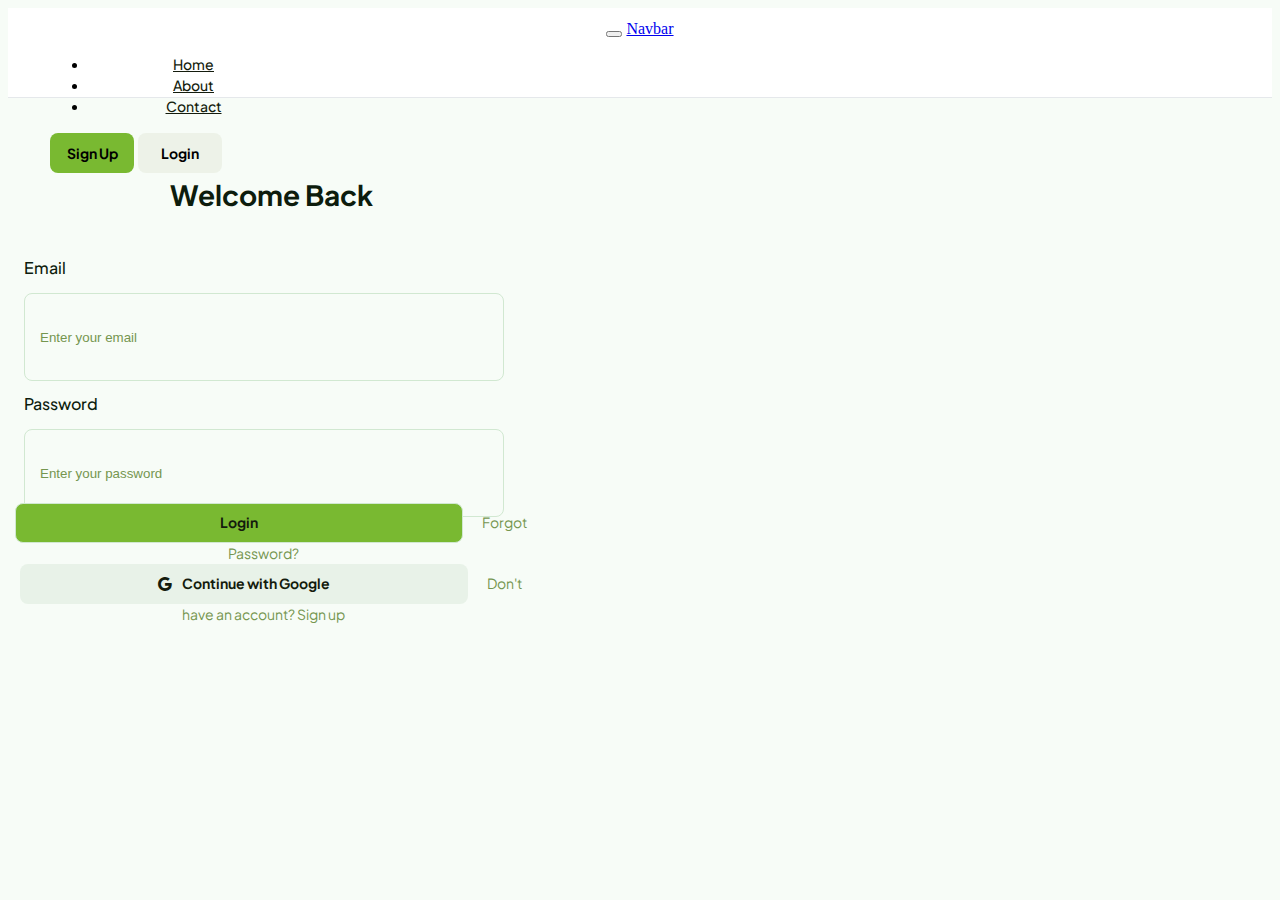
<file: login.html>
<!doctype html>
<html lang="en">

<head>
    <meta charset="utf-8">
    <meta name="viewport" content="width=device-width, initial-scale=1">
    <title>Login | KhedmaNow</title>
    <link rel="preconnect" href="https://fonts.googleapis.com">
<link rel="preconnect" href="https://fonts.gstatic.com" crossorigin>
<link rel="stylesheet" href="https://cdn.jsdelivr.net/npm/bootstrap-icons@1.13.1/font/bootstrap-icons.min.css">
<link href="https://fonts.googleapis.com/css2?family=Plus+Jakarta+Sans:ital,wght@0,200..800;1,200..800&family=Sarabun:ital,wght@0,100;0,200;0,300;0,400;0,500;0,600;0,700;0,800;1,100;1,200;1,300;1,400;1,500;1,600;1,700;1,800&display=swap" rel="stylesheet">
    <link href="https://cdn.jsdelivr.net/npm/bootstrap@5.3.7/dist/css/bootstrap.min.css" rel="stylesheet"
        integrity="sha384-LN+7fdVzj6u52u30Kp6M/trliBMCMKTyK833zpbD+pXdCLuTusPj697FH4R/5mcr" crossorigin="anonymous">
    <link rel="stylesheet" href="style.css">
</head>

<body>
    <nav class="navbar navbar-expand-lg bg-body-tertiary">
        <div class="container-fluid p-0">
            <button class="navbar-toggler" type="button" data-bs-toggle="collapse" data-bs-target="#navbarTogglerDemo03"
                aria-controls="navbarTogglerDemo03" aria-expanded="false" aria-label="Toggle navigation">
                <span class="navbar-toggler-icon"></span>
            </button>
            <a class="navbar-brand" href="#">Navbar</a>
            <div class="collapse navbar-collapse navLinks" id="navbarTogglerDemo03">
                <ul class="navbar-nav ms-auto mb-2 mb-lg-0 navList">
                    <li class="nav-item">
                        <a class="nav-link" href="#">Home</a>
                    </li>
                    <li class="nav-item">
                        <a class="nav-link" href="#">About</a>
                    </li>
                    <li class="nav-item">
                        <a class="nav-link" href="#">Contact</a>
                    </li>
                </ul>
                <div class="navbar-nav mb-2 mb-lg-0" id="btnDiv">
                    <button class="nav-item navBtn" id="signUp">Sign Up</button>
                    <button class="nav-item navBtn" id="login">Login</button>
                </div>
            </div>
        </div>
    </nav>
    <div class="container-fluid d-flex flex-column align-items-center" id="loginForm">
        <h1>Welcome Back</h1>
        <div class="outer">
            <div>
                <h2>Email</h2>
                <input type="text" name="" id="" placeholder="Enter your email">
            </div>
        </div>
        <div class="outer">
            <div>
                <h2>Password</h2>
                <input type="password" name="" id="" placeholder="Enter your password">
            </div>
        </div>
        <input type="submit" value="Login" id="submit">
        <a href="" class="formLinks">Forgot Password?</a>
        <button id="cwg"><i class="bi bi-google"></i>Continue with Google</button>
        <a href="" class="formLinks">Don't have an account? Sign up</a>
    </div>
    <script src="https://cdn.jsdelivr.net/npm/bootstrap@5.3.7/dist/js/bootstrap.bundle.min.js"
        integrity="sha384-ndDqU0Gzau9qJ1lfW4pNLlhNTkCfHzAVBReH9diLvGRem5+R9g2FzA8ZGN954O5Q"
        crossorigin="anonymous"></script>
</body>

</html>
</file>
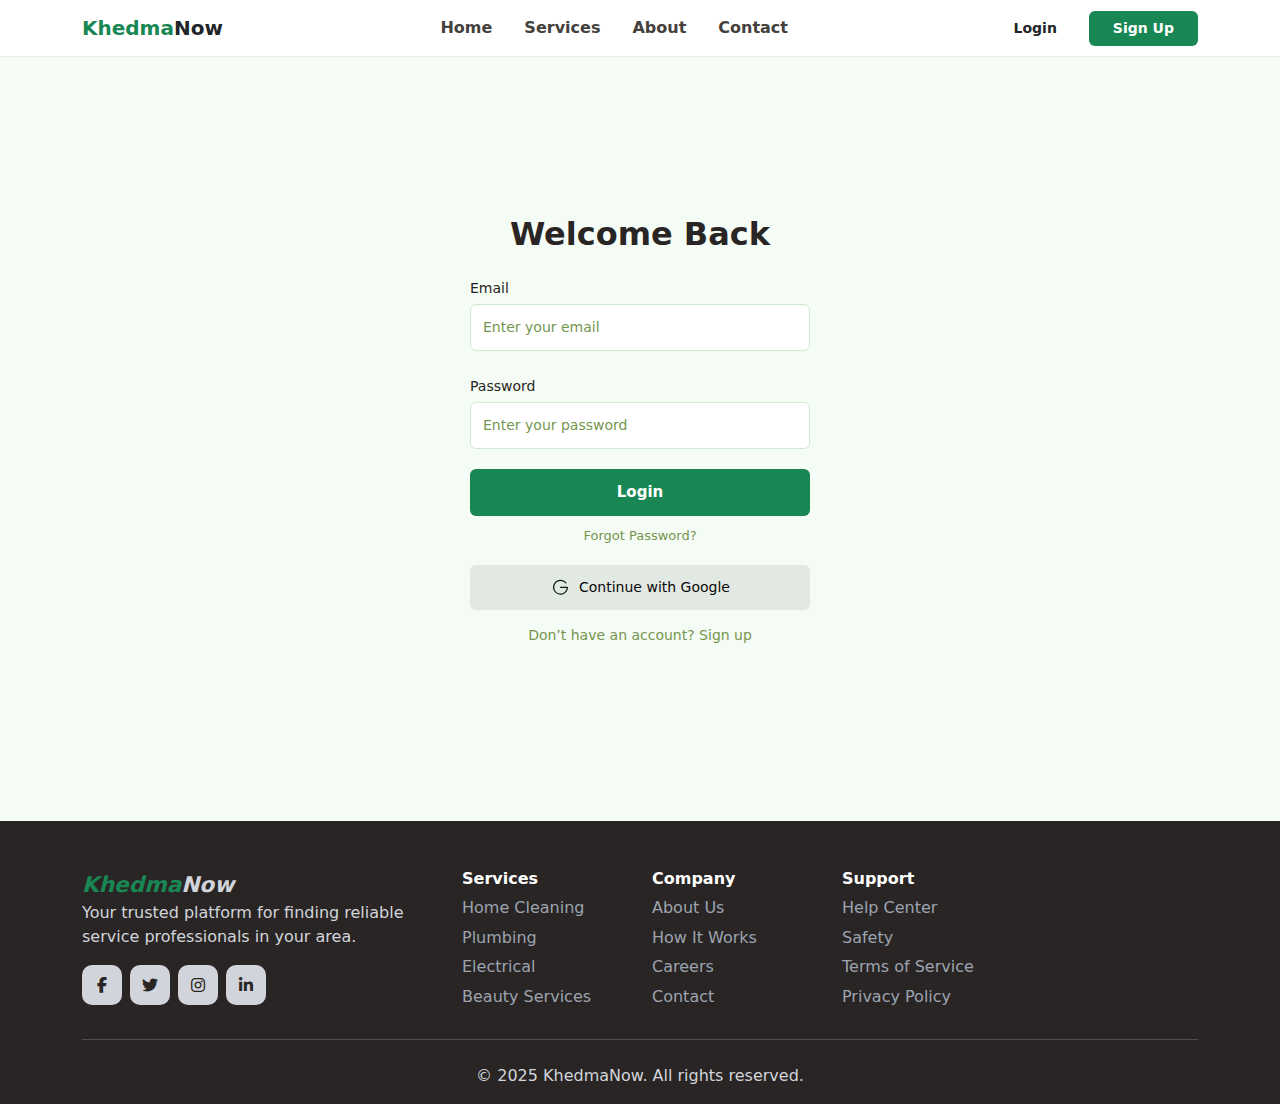
<file: LoginPage1.html>
<!DOCTYPE html>
<html lang="en">

<head>
    <meta charset="UTF-8">
    <meta name="viewport" content="width=device-width, initial-scale=1.0">
    <title>KhedmaNow - Login</title>
    <link href="https://cdnjs.cloudflare.com/ajax/libs/bootstrap/5.3.2/css/bootstrap.min.css" rel="stylesheet" />
    <link href="https://cdnjs.cloudflare.com/ajax/libs/font-awesome/6.5.2/css/all.min.css" rel="stylesheet" />
    <link href="https://fonts.googleapis.com/css2?family=Inter:wght@300;400;500;600;700;800&display=swap"
        rel="stylesheet" />
    <link href="https://fonts.googleapis.com/css2?family=Inter:wght@400;600&display=swap" rel="stylesheet">
    <link href="https://fonts.googleapis.com/css2?family=Roboto&display=swap" rel="stylesheet">

    <style>
        :root {
            --primary-green: #198754;
            --dark-green: #157347;
            --light-green: #dcfce7;
            --text-dark: #292524;
            --text-gray: #6b7280;
            --bg-light: #f9fafb;
            --ink:#44403C;
            --brand:var(--primary-green)
        }

        body {
            margin: 0;
          font-family: system-ui, -apple-system, "Segoe UI", Roboto, Arial;
            background-color: #f5fbf5;
            color: var(--text-dark);
        }

        
       a{
        text-decoration:none
    }


    .navbar{
        background:#fff;
         box-shadow:0 1px 0 rgba(0,0,0,.06)
        }


    .navbar-brand{
        font-weight:800;
         color:var(--brand);
        }


    .nav-link{
        color:var(--ink); 
        font-weight:600;
    }

    .nav-link:hover{
        color:var(--brand)
    }

     .first:hover
        {
            background-color: #F0FDF4 !important;
          
        }
        
        .sec:focus{
            background-color: #0f8a3d !important;
            color: #fff !important;
        }
        .bttn-outline-brand{
        border:1px solid var(--brand);
         color:var(--brand)
        }


    .bttn-outline-brand:hover{
        background:var(--brand);
         color:#fff
        }

    .bttn-brand{
        background:var(--brand) !important; 
        color:#fff
    }

    .bttn-brand:hover{
        background:var(--dark-green) !important;
         color:#fff
        }

        .btn {
            padding: 7px 16px;
            border-radius: 6px;
            font-weight: 600;
            border: none;
            cursor: pointer;
            font-size: 14px;
        }

        .signup-btn {
            background: var(--primary-green);
            color: white;
        }

        .login-btn {
            background: #f0f7f0;
            color: #222;
        }

        /* Centered Form */
        .form-container {
            display: flex;
            justify-content: center;
            align-items: center;
            height: 85vh;
        }

        .form-box {
            text-align: center;
            width: 340px;
        }

        h2 {
            margin-bottom: 25px;
            font-weight: 700;
        }

        label {
            display: block;
            text-align: left;
            font-size: 14px;
            margin-top: 10px;
            margin-bottom: 5px;
        }

        input {
            width: 100%;
            padding: 12px;
            margin-bottom: 15px;
            border: 1px solid #D1E8D1;
            border-radius: 6px;
            font-size: 14px;
            outline: none;
            color: #222;
        }

        input::placeholder {
            color: #75964F;
        }

        .login-main-btn {
            width: 100%;
            padding: 12px;
            background: var(--primary-green);
            color: white;
            border: none;
            border-radius: 6px;
            font-size: 15px;
            font-weight: 600;
            cursor: pointer;
            margin-top: 5px;
        }

        .login-main-btn:hover {
            background: var(--dark-green);
        }

        .forgot {
            display: block;
            margin-top: 10px;
            color: #75964F;
            font-size: 13px;
            text-decoration: none;
        }

        .google-btn {
            margin-top: 20px;
            width: 100%;
            padding: 12px;
            background: #e2e8e2;
            border: none;
            border-radius: 6px;
            font-size: 14px;
            font-weight: 500;
            cursor: pointer;
            display: flex;
            align-items: center;
            justify-content: center;
            gap: 8px;
            color: #0a0a0a;
        }

        .google-btn img {
            width: 18px;
            height: 18px;
        }

        .signup-text {
            margin-top: 15px;
            font-size: 14px;
            color: #75964F;
        }

        .signup-text a {
            text-decoration: none;
            color: #75964F;
        }

        /* Footer */
        .footer {
            background: #292524;
            color: #d1d5db;
            padding: 3rem 0 1rem;
        }

        .footer .footer-brand {
            color: var(--primary-green);
            font-weight: 800;
            font-size: 1.35rem;
            font-style: italic;
        }

        .footer .footer-brand span {
            color: #d1d5db;
        }

        .footer .footer-link {
            color: #9ca3af;
            text-decoration: none;
            display: block;
            margin: .35rem 0;
        }

        .footer .footer-link:hover {
            color: var(--primary-green);
        }

        .social-link {
            width: 40px;
            height: 40px;
            background: #d1d5db;
            border-radius: 10px;
            display: grid;
            place-items: center;
            color: #292524;
            text-decoration: none;
        }

        .social-link:hover {
            background: var(--primary-green);
        }
    </style>
</head>

<body>

    
    <nav class="navbar navbar-expand-lg">
    <div class="container">
        <div>
        <!--   <img style="width: 100px;height: 70px;" src="Untitled_design-removebg-preview.png" alt="">--> 
      <a style="width: 80px;" class="navbar-brand" href="#">Khedma<span class="text-dark">Now</span></a>
        </div>

      <button class="navbar-toggler" type="button" data-bs-toggle="collapse" data-bs-target="#nav">
        <span class="navbar-toggler-icon"></span>
      </button>

      <div id="nav" class="collapse navbar-collapse">
        <ul class="navbar-nav mx-auto gap-lg-3">
            <li class="nav-item"><a class="nav-link" href="index.html">Home</a></li>
          <li class="nav-item"><a class="nav-link" href="./Services/Services/services.html">Services</a></li>
          <li class="nav-item"><a class="nav-link" href="#">About</a></li>
          <li class="nav-item"><a class="nav-link" href="#contact">Contact</a></li>
        </ul>

        <div class="d-flex gap-2">
          <a class="btn bttn first px-4" href="#">Login</a>
          <a class="btn bttn-brand sec btn-brand px-4" href="./SignUpPage.html">Sign Up</a>
        </div>
      </div>
    </div>
  </nav>


    <!-- Login Form -->
    <div class="form-container">
        <div class="form-box">
            <h2>Welcome Back</h2>
            <form>
                <label>Email</label>
                <input type="email" placeholder="Enter your email" required>

                <label>Password</label>
                <input type="password" placeholder="Enter your password" required>

                <button type="submit" class="login-main-btn">Login</button>
                <a href="#" class="forgot">Forgot Password?</a>

                <button type="button" class="google-btn">
                    <svg width="21" height="21" viewBox="0 0 21 21" fill="none" xmlns="http://www.w3.org/2000/svg">
                        <g clip-path="url(#clip0_4_38)">
                            <path fill-rule="evenodd" clip-rule="evenodd"
                                d="M18 10.3143C18.0002 13.9599 15.3788 17.0777 11.7873 17.7034C8.1958 18.3292 4.67452 16.2817 3.44178 12.8508C2.20905 9.41991 3.62197 5.59951 6.79043 3.79636C9.95889 1.9932 13.9651 2.72961 16.2852 5.54167C16.4371 5.71263 16.4835 5.95293 16.4062 6.16817C16.3289 6.38342 16.1401 6.53924 15.9141 6.57442C15.6881 6.60961 15.461 6.51854 15.3219 6.33699C13.4264 4.03872 10.1723 3.39769 7.54684 4.80539C4.92136 6.21308 3.65434 9.27815 4.51955 12.1288C5.38476 14.9794 8.14168 16.8232 11.1067 16.5341C14.0717 16.245 16.4205 13.9034 16.7188 10.9393H10.5C10.1548 10.9393 9.875 10.6595 9.875 10.3143C9.875 9.96915 10.1548 9.68933 10.5 9.68933H17.375C17.7202 9.68933 18 9.96915 18 10.3143Z"
                                fill="#0D1C0D" />
                        </g>
                        <defs>
                            <clipPath id="clip0_4_38">
                                <rect width="20" height="20" fill="white" transform="translate(0.5 0.314331)" />
                            </clipPath>
                        </defs>
                    </svg>
                    Continue with Google
                </button>

                <p class="signup-text">Don’t have an account? <a href="#">Sign up</a></p>
            </form>
        </div>
    </div>
    <!-- Footer -->
    <footer class="footer" id="contact">
        <div class="container">
            <div class="row g-4">
                <div class="col-12 col-md-6 col-lg-4">
                    <div class="footer-brand">Khedma<span>Now</span></div>
                    <p>Your trusted platform for finding reliable service professionals in your area.</p>
                    <div class="d-flex gap-2">
                        <a class="social-link" href="#"><i class="fab fa-facebook-f"></i></a>
                        <a class="social-link" href="#"><i class="fab fa-twitter"></i></a>
                        <a class="social-link" href="#"><i class="fab fa-instagram"></i></a>
                        <a class="social-link" href="#"><i class="fab fa-linkedin-in"></i></a>
                    </div>
                </div>
                <div class="col-6 col-lg-2">
                    <h6 class="text-white fw-bold mb-2">Services</h6>
                    <a class="footer-link" href="#">Home Cleaning</a>
                    <a class="footer-link" href="#">Plumbing</a>
                    <a class="footer-link" href="#">Electrical</a>
                    <a class="footer-link" href="#">Beauty Services</a>
                </div>
                <div class="col-6 col-lg-2">
                    <h6 class="text-white fw-bold mb-2">Company</h6>
                    <a class="footer-link" href="#">About Us</a>
                    <a class="footer-link" href="#">How It Works</a>
                    <a class="footer-link" href="#">Careers</a>
                    <a class="footer-link" href="#">Contact</a>
                </div>
                <div class="col-6 col-lg-2">
                    <h6 class="text-white fw-bold mb-2">Support</h6>
                    <a class="footer-link" href="#">Help Center</a>
                    <a class="footer-link" href="#">Safety</a>
                    <a class="footer-link" href="#">Terms of Service</a>
                    <a class="footer-link" href="#">Privacy Policy</a>
                </div>
            </div>
            <hr class="border-secondary-subtle my-4" />
            <div class="text-center">© 2025 KhedmaNow. All rights reserved.</div>
        </div>
    </footer>


    <script>
        
    </script>
    <script src="https://cdnjs.cloudflare.com/ajax/libs/bootstrap/5.3.2/js/bootstrap.bundle.min.js"></script>

</body>

</html>
</file>
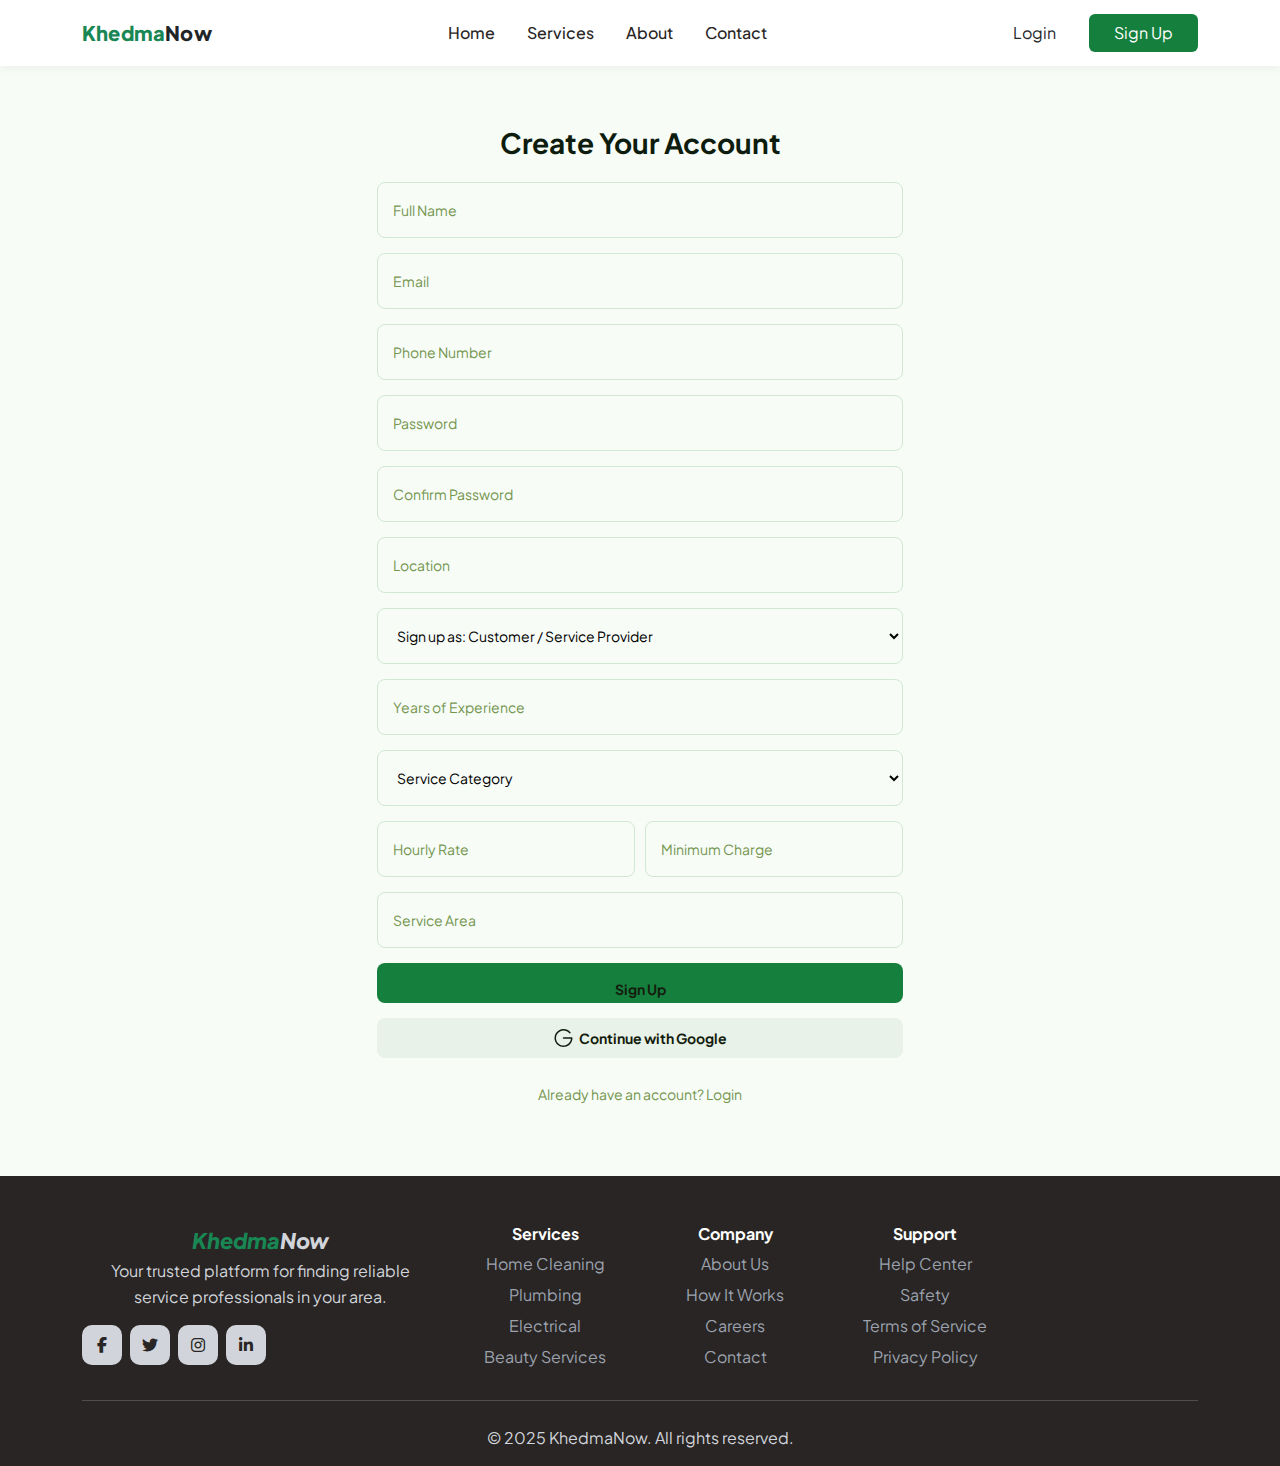
<file: SignUpPage.html>
<!doctype html>
<html lang="en">

<head>
    <meta charset="utf-8">
    <meta name="viewport" content="width=device-width, initial-scale=1">
    <title>Sign Up | KhedmaNow</title>
    <link rel="preconnect" href="https://fonts.googleapis.com">
    <link rel="preconnect" href="https://fonts.gstatic.com" crossorigin>
    <link rel="stylesheet" href="https://cdn.jsdelivr.net/npm/bootstrap-icons@1.13.1/font/bootstrap-icons.min.css">
    <link href="https://fonts.googleapis.com/css2?family=Plus+Jakarta+Sans:wght@200;400;500;700&display=swap"
        rel="stylesheet">
    <link href="https://cdn.jsdelivr.net/npm/bootstrap@5.3.7/dist/css/bootstrap.min.css" rel="stylesheet">
    <link href="https://cdnjs.cloudflare.com/ajax/libs/font-awesome/6.5.2/css/all.min.css" rel="stylesheet" />
    <link rel="stylesheet" href="./project.css">
    <link rel="stylesheet" href="./index.css">
    <style>
        body {
            background-color: #f7fcf7;
            text-align: center;
            font-family: 'Plus Jakarta Sans', sans-serif;
            margin: 0;
            padding: 0;
        }

        #signUpForm {
            width: 526px;
            max-width: 95%;
            margin: 60px auto;
            display: flex;
            flex-direction: column;
            align-items: center;
            gap: 15px;
        }

        h1 {
            font-weight: 700;
            font-size: 28px;
            color: #0D1C0D;
        }

        input,
        select {
            width: 100%;
            height: 56px;
            border-radius: 8px;
            border: 1px solid #D1E8D1;
            padding: 15px;
            font-size: 14px;
            background-color: #f7fcf7;
            /* نفس لون الخلفية */
        }

        input::placeholder {
            color: #75964F;
        }

        .d-flex-row {
            display: flex;
            gap: 10px;
            width: 100%;
        }

        .d-flex-row input {
            width: 100%;
        }

        #submit {
            background-color: #15803D;
            font-weight: 700;
            font-size: 14px;
            color: #141C0D;
            height: 40px;
            border: none;
            border-radius: 8px;
            cursor: pointer;
        }

        #cwg {
            background-color: #E8F2E8;
            font-weight: 700;
            font-size: 14px;
            color: #141C0D;
            width: 100%;
            height: 40px;
            border: none;
            border-radius: 8px;
            display: flex;
            align-items: center;
            justify-content: center;
            cursor: pointer;
        }

        #cwg i {
            margin-right: 10px;
        }

        .formLinks {
            font-weight: 400;
            font-size: 14px;
            color: #75964F;
            text-decoration: none;
            padding: 10px 0;
            display: block;
            text-align: center;
        }
    </style>
</head>

<body>
    <nav class="navbar navbar-expand-lg">
    <div class="container">
        <div>
        <!--   <img style="width: 100px;height: 70px;" src="Untitled_design-removebg-preview.png" alt="">--> 
      <a style="width: 80px;" class="navbar-brand" href="#">Khedma<span class="text-dark">Now</span></a>
        </div>

      <button class="navbar-toggler" type="button" data-bs-toggle="collapse" data-bs-target="#nav">
        <span class="navbar-toggler-icon"></span>
      </button>

      <div id="nav" class="collapse navbar-collapse">
        <ul class="navbar-nav mx-auto gap-lg-3">
            <li class="nav-item"><a class="nav-link" href="./index.html">Home</a></li>
          <li class="nav-item"><a class="nav-link" href="./Services/Services/services.html">Services</a></li>
          <li class="nav-item"><a class="nav-link" href="#">About</a></li>
          <li class="nav-item"><a class="nav-link" href="#contact">Contact</a></li>
        </ul>

        <div class="d-flex gap-2">
          <a class="btn bttn first px-4" href="./LoginPage1.html">Login</a>
          <a class="btn bttn-brand sec btn-brand px-4" href="./SignUpPage.html">Sign Up</a>
        </div>
      </div>
    </div>
  </nav>

    <div id="signUpForm">
        <h1>Create Your Account</h1>

        <input type="text" placeholder="Full Name" required>
        <input type="email" placeholder="Email" required>
        <input type="text" placeholder="Phone Number" required>
        <input type="password" placeholder="Password" required>
        <input type="password" placeholder="Confirm Password" required>
        <input type="text" placeholder="Location" required>

        <select required>
            <option>Sign up as: Customer / Service Provider</option>
            <option>Customer</option>
            <option>Service Provider</option>
        </select>

        <input type="text" placeholder="Years of Experience">
        <select>
            <option>Service Category</option>
        </select>

        <div class="d-flex-row">
            <input type="text" placeholder="Hourly Rate">
            <input type="text" placeholder="Minimum Charge">
        </div>

        <input type="text" placeholder="Service Area">

        <input type="submit" value="Sign Up" id="submit">
        <button id="cwg">
            <svg width="19" height="18" viewBox="0 0 19 18" fill="none" xmlns="http://www.w3.org/2000/svg">
                <path fill-rule="evenodd" clip-rule="evenodd"
                    d="M18.5 9C18.5002 13.3747 15.3546 17.116 11.0448 17.8669C6.73497 18.6178 2.50942 16.1608 1.03014 12.0437C-0.449138 7.92669 1.24636 3.34222 5.04851 1.17843C8.85067 -0.985358 13.6581 -0.101661 16.4422 3.27281C16.6245 3.47796 16.6802 3.76631 16.5874 4.02461C16.4946 4.28291 16.2682 4.46989 15.997 4.51211C15.7258 4.55433 15.4532 4.44505 15.2862 4.22719C13.0117 1.46926 9.1068 0.700036 5.95621 2.38926C2.80563 4.07849 1.28521 7.75659 2.32346 11.1774C3.36172 14.5981 6.67002 16.8106 10.228 16.4637C13.786 16.1168 16.6046 13.3069 16.9625 9.75H9.5C9.08579 9.75 8.75 9.41421 8.75 9C8.75 8.58579 9.08579 8.25 9.5 8.25H17.75C18.1642 8.25 18.5 8.58579 18.5 9Z"
                    fill="#0D1C0D" />
            </svg>
            &nbsp;&nbsp;
            Continue with Google
        </button>
        <a href="#" class="formLinks">Already have an account? Login</a>
    </div>
       <!-- Footer -->
    <footer class="footer" id="contact">
        <div class="container">
            <div class="row g-4">
                <div class="col-12 col-md-6 col-lg-4">
                    <div class="footer-brand">Khedma<span>Now</span></div>
                    <p>Your trusted platform for finding reliable service professionals in your area.</p>
                    <div class="d-flex gap-2">
                        <a class="social-link" href="#"><i class="fab fa-facebook-f"></i></a>
                        <a class="social-link" href="#"><i class="fab fa-twitter"></i></a>
                        <a class="social-link" href="#"><i class="fab fa-instagram"></i></a>
                        <a class="social-link" href="#"><i class="fab fa-linkedin-in"></i></a>
                    </div>
                </div>
                <div class="col-6 col-lg-2">
                    <h6 class="text-white fw-bold mb-2">Services</h6>
                    <a class="footer-link" href="#">Home Cleaning</a>
                    <a class="footer-link" href="#">Plumbing</a>
                    <a class="footer-link" href="#">Electrical</a>
                    <a class="footer-link" href="#">Beauty Services</a>
                </div>
                <div class="col-6 col-lg-2">
                    <h6 class="text-white fw-bold mb-2">Company</h6>
                    <a class="footer-link" href="#">About Us</a>
                    <a class="footer-link" href="#">How It Works</a>
                    <a class="footer-link" href="#">Careers</a>
                    <a class="footer-link" href="#">Contact</a>
                </div>
                <div class="col-6 col-lg-2">
                    <h6 class="text-white fw-bold mb-2">Support</h6>
                    <a class="footer-link" href="#">Help Center</a>
                    <a class="footer-link" href="#">Safety</a>
                    <a class="footer-link" href="#">Terms of Service</a>
                    <a class="footer-link" href="#">Privacy Policy</a>
                </div>
            </div>
            <hr class="border-secondary-subtle my-4" />
            <div class="text-center">© 2025 KhedmaNow. All rights reserved.</div>
        </div>
    </footer>


    <script>
        
    </script>
    <script src="https://cdnjs.cloudflare.com/ajax/libs/bootstrap/5.3.2/js/bootstrap.bundle.min.js"></script>

    <script src="https://cdn.jsdelivr.net/npm/bootstrap@5.3.7/dist/js/bootstrap.bundle.min.js"></script>
</body>

</html>
</file>
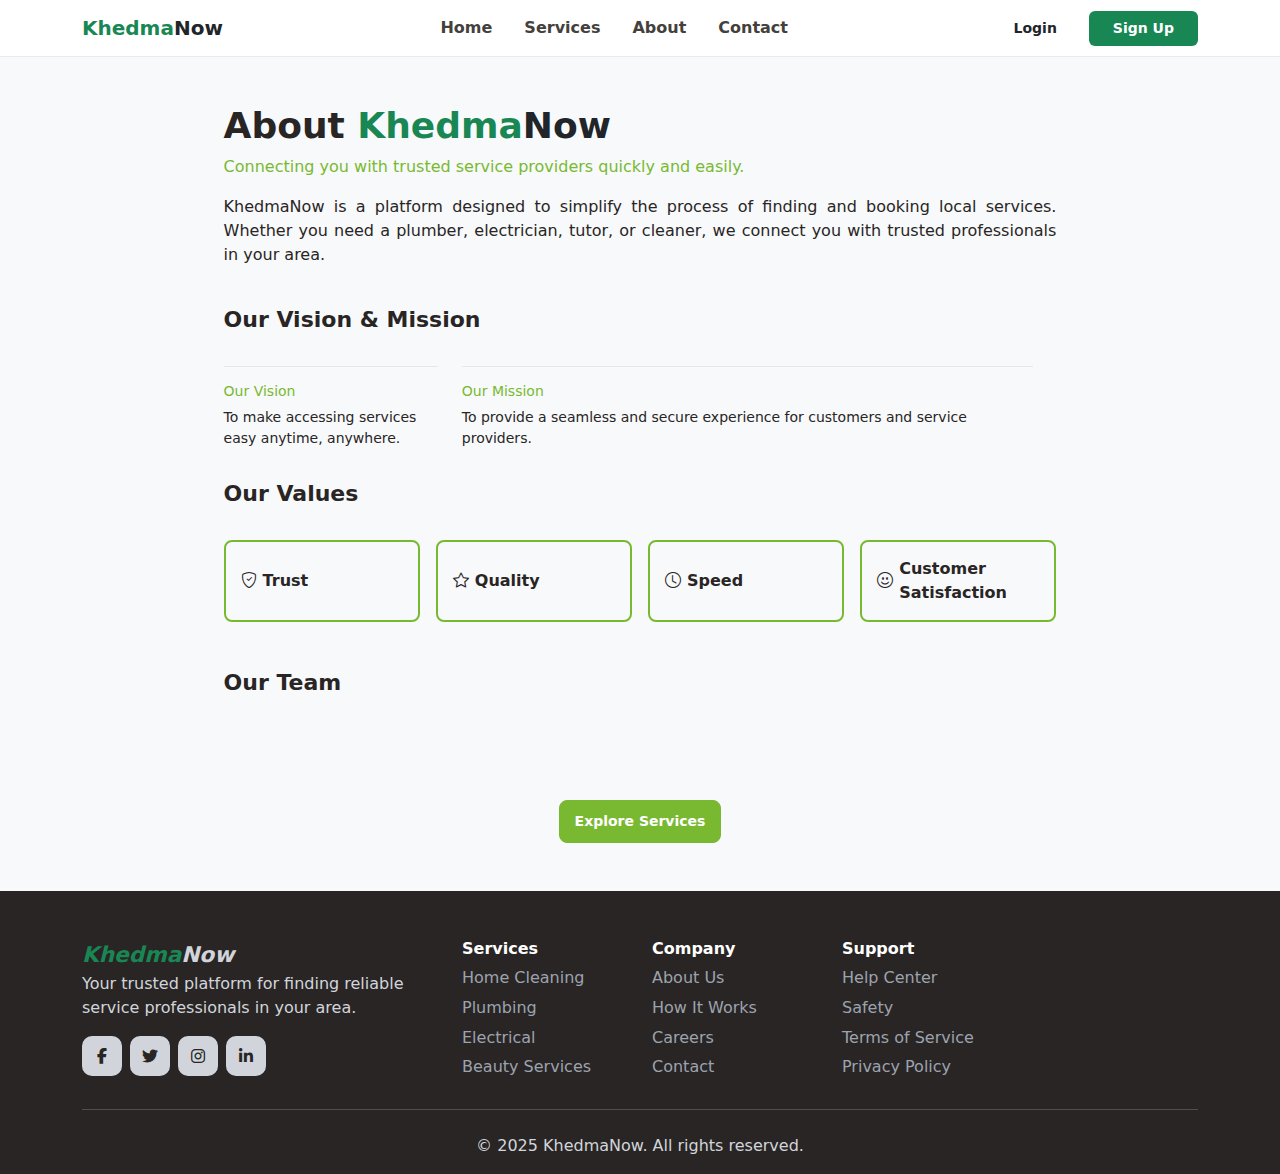
<file: pages/about.html>
<!DOCTYPE html>
<html lang="en">

<head>
    <meta charset="UTF-8">
    <meta name="viewport" content="width=device-width, initial-scale=1.0">
    <title>KhedmaNow - About Us</title>
    <link href="https://cdnjs.cloudflare.com/ajax/libs/bootstrap/5.3.2/css/bootstrap.min.css" rel="stylesheet" />
    <link href="https://cdnjs.cloudflare.com/ajax/libs/font-awesome/6.5.2/css/all.min.css" rel="stylesheet" />
    <link href="https://fonts.googleapis.com/css2?family=Inter:wght@300;400;500;600;700;800&display=swap"
        rel="stylesheet" />
    <link href="https://fonts.googleapis.com/css2?family=Inter:wght@400;600&display=swap" rel="stylesheet">
    <link href="https://fonts.googleapis.com/css2?family=Roboto&display=swap" rel="stylesheet">
    <link rel="stylesheet" href="../styles/about.css">
    <link rel="stylesheet" href="https://cdn.jsdelivr.net/npm/bootstrap-icons@1.13.1/font/bootstrap-icons.min.css">
</head>

<body>


    <nav class="navbar navbar-expand-lg">
        <div class="container">
            <div>
                <!--   <img style="width: 100px;height: 70px;" src="Untitled_design-removebg-preview.png" alt="">-->
                <a style="width: 80px;" class="navbar-brand" href="../index.html">Khedma<span
                        class="text-dark">Now</span></a>
            </div>

            <button class="navbar-toggler" type="button" data-bs-toggle="collapse" data-bs-target="#nav">
                <span class="navbar-toggler-icon"></span>
            </button>

            <div id="nav" class="collapse navbar-collapse">
                <ul class="navbar-nav mx-auto gap-lg-3">
                    <li class="nav-item"><a class="nav-link" href="../index.html">Home</a></li>
                    <li class="nav-item"><a class="nav-link" href="../pages/services.html">Services</a></li>
                    <li class="nav-item"><a class="nav-link" href="#">About</a></li>
                    <li class="nav-item"><a class="nav-link" href="#contact">Contact</a></li>
                </ul>

                <div class="d-flex gap-2">
                    <a class="btn bttn first px-4" href="./login.html">Login</a>
                    <a class="btn bttn-brand sec btn-brand px-4" href="../pages/signup.html">Sign Up</a>
                </div>
            </div>
        </div>
    </nav>

    <div class="container aboutContent">
        <div class="row mt-5">
            <div class="col">
                <h1>About <span class="navbar-brand">Khedma<span class="text-dark">Now</span></span></h1>
            </div>
        </div>
        <div class="row">
            <div class="col">
                <p class="subtitle">Connecting you with trusted service providers quickly and easily.</p>
            </div>
        </div>
        <div class="row">
            <div class="col">
                <p class="description">KhedmaNow is a platform designed to simplify the process of finding and booking local
                    services. Whether you need a plumber, electrician, tutor, or cleaner, we connect you with trusted
                    professionals in your area.</p>
            </div>
        </div>
        <div class="row">
            <div class="col my-4">
                <h2>Our Vision & Mission</h2>
            </div>
        </div>
        <div class="row">
            <div class="col-3 vision me-4 px-0 py-3">
                <h1 class="">Our Vision</h1>
                <p>To make accessing services easy anytime, anywhere.</p>
            </div>
            <div class="col-8 mission px-0 py-3">
                <h1>Our Mission</h1>
                <p>To provide a seamless and secure experience for customers and service providers.</p>
            </div>
        </div>
        <div class="row">
            <div class="col mb-4">
                <h2>Our Values</h2>
            </div>
        </div>
        <div class="row gap-3 valueRow">
            <div class="col value">
                <i class="bi bi-shield-check"></i><p>Trust</p>
            </div>
            <div class="col value">
                <i class="bi bi-star"></i><p>Quality</p>
            </div>
            <div class="col value">
                <i class="bi bi-clock"></i><p>Speed</p>
            </div>
            <div class="col value">
                <i class="bi bi-emoji-smile"></i><p>Customer Satisfaction</p>
            </div>
        </div>
        <div class="row">
            <div class="col py-5">
                <h2>Our Team</h2>
            </div>
        </div>
        <div class="row">
            <div class="col d-flex justify-content-center">
            </div>
        </div>
        <div class="row">
            <div class="col d-flex justify-content-center py-5">
                <a id="exploreServices" href="./services.html">Explore Services</a>
            </div>
        </div>
    </div>

    <!-- Footer -->
    <footer class="footer" id="contact">
        <div class="container">
            <div class="row g-4">
                <div class="col-12 col-md-6 col-lg-4">
                    <div class="footer-brand">Khedma<span>Now</span></div>
                    <p>Your trusted platform for finding reliable service professionals in your area.</p>
                    <div class="d-flex gap-2">
                        <a class="social-link" href="#"><i class="fab fa-facebook-f"></i></a>
                        <a class="social-link" href="#"><i class="fab fa-twitter"></i></a>
                        <a class="social-link" href="#"><i class="fab fa-instagram"></i></a>
                        <a class="social-link" href="#"><i class="fab fa-linkedin-in"></i></a>
                    </div>
                </div>
                <div class="col-6 col-lg-2">
                    <h6 class="text-white fw-bold mb-2">Services</h6>
                    <a class="footer-link" href="#">Home Cleaning</a>
                    <a class="footer-link" href="#">Plumbing</a>
                    <a class="footer-link" href="#">Electrical</a>
                    <a class="footer-link" href="#">Beauty Services</a>
                </div>
                <div class="col-6 col-lg-2">
                    <h6 class="text-white fw-bold mb-2">Company</h6>
                    <a class="footer-link" href="#">About Us</a>
                    <a class="footer-link" href="#">How It Works</a>
                    <a class="footer-link" href="#">Careers</a>
                    <a class="footer-link" href="#">Contact</a>
                </div>
                <div class="col-6 col-lg-2">
                    <h6 class="text-white fw-bold mb-2">Support</h6>
                    <a class="footer-link" href="#">Help Center</a>
                    <a class="footer-link" href="#">Safety</a>
                    <a class="footer-link" href="#">Terms of Service</a>
                    <a class="footer-link" href="#">Privacy Policy</a>
                </div>
            </div>
            <hr class="border-secondary-subtle my-4" />
            <div class="text-center">© 2025 KhedmaNow. All rights reserved.</div>
        </div>
    </footer>

    <script src="https://cdnjs.cloudflare.com/ajax/libs/bootstrap/5.3.2/js/bootstrap.bundle.min.js"></script>

</body>

</html>
</file>
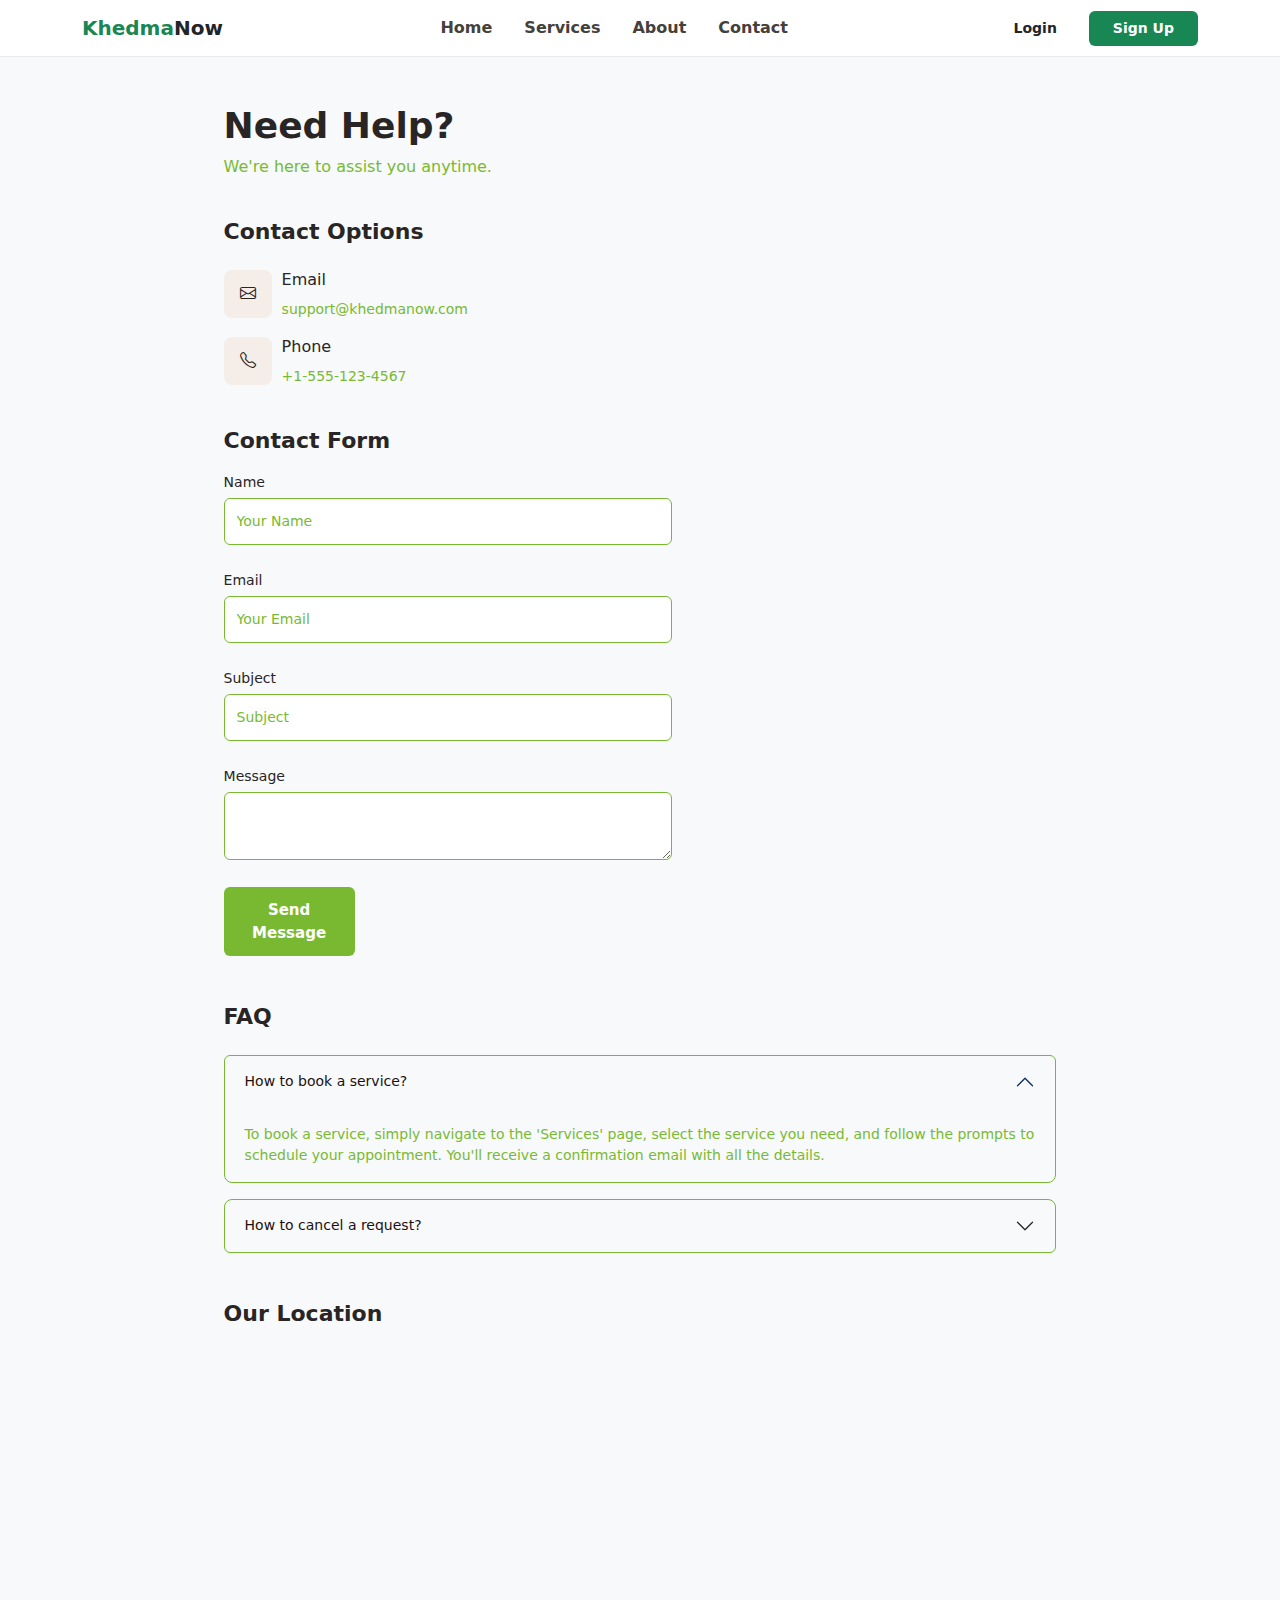
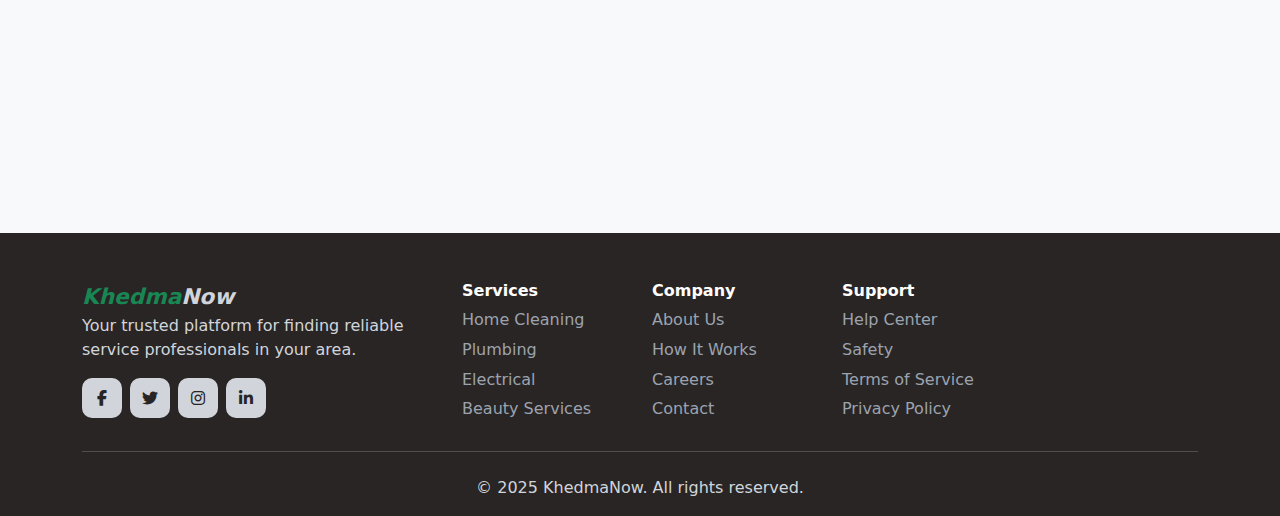
<file: pages/contact.html>
<!DOCTYPE html>
<html lang="en">

<head>
    <meta charset="UTF-8">
    <meta name="viewport" content="width=device-width, initial-scale=1.0">
    <title>KhedmaNow - Contact Us</title>
    <link href="https://cdnjs.cloudflare.com/ajax/libs/bootstrap/5.3.2/css/bootstrap.min.css" rel="stylesheet" />
    <link href="https://cdnjs.cloudflare.com/ajax/libs/font-awesome/6.5.2/css/all.min.css" rel="stylesheet" />
    <link href="https://fonts.googleapis.com/css2?family=Inter:wght@300;400;500;600;700;800&display=swap"
        rel="stylesheet" />
    <link href="https://fonts.googleapis.com/css2?family=Inter:wght@400;600&display=swap" rel="stylesheet">
    <link href="https://fonts.googleapis.com/css2?family=Roboto&display=swap" rel="stylesheet">
    <link rel="stylesheet" href="../styles/contact.css">
    <link rel="stylesheet" href="https://cdn.jsdelivr.net/npm/bootstrap-icons@1.13.1/font/bootstrap-icons.min.css">
</head>

<body>


    <nav class="navbar navbar-expand-lg">
        <div class="container">
            <div>
                <!--   <img style="width: 100px;height: 70px;" src="Untitled_design-removebg-preview.png" alt="">-->
                <a style="width: 80px;" class="navbar-brand" href="../index.html">Khedma<span
                        class="text-dark">Now</span></a>
            </div>

            <button class="navbar-toggler" type="button" data-bs-toggle="collapse" data-bs-target="#nav">
                <span class="navbar-toggler-icon"></span>
            </button>

            <div id="nav" class="collapse navbar-collapse">
                <ul class="navbar-nav mx-auto gap-lg-3">
                    <li class="nav-item"><a class="nav-link" href="../index.html">Home</a></li>
                    <li class="nav-item"><a class="nav-link" href="../pages/services.html">Services</a></li>
                    <li class="nav-item"><a class="nav-link" href="./about.html">About</a></li>
                    <li class="nav-item"><a class="nav-link" href="#">Contact</a></li>
                </ul>

                <div class="d-flex gap-2">
                    <a class="btn bttn first px-4" href="./login.html">Login</a>
                    <a class="btn bttn-brand sec btn-brand px-4" href="../pages/signup.html">Sign Up</a>
                </div>
            </div>
        </div>
    </nav>

    <div class="container aboutContent">
        <div class="row mt-5">
            <div class="col">
                <h1>Need Help?</h1>
            </div>
        </div>
        <div class="row">
            <div class="col">
                <p class="subtitle">We're here to assist you anytime.</p>
            </div>
        </div>
        <div class="row">
            <div class="col mt-4 pb-3">
                <h2>Contact Options</h2>
            </div>
        </div>
        <div class="row d-flex flex-column">
            <div class="col mail me-4 px-0 pb-3 d-flex">
                <i class="bi bi-envelope"></i>
                <div>
                    <h1 class="">Email</h1>
                    <a href="mailto:support@khedmanow.com">support@khedmanow.com</a>
                </div>
            </div>
            <div class="col tel px-0 pb-3 d-flex">
                <i class="bi bi-telephone"></i>
                <div>
                    <h1>Phone</h1>
                    <a href="tel:+">+1-555-123-4567</a>
                </div>
            </div>
        </div>
        <div class="row">
            <div class="col mt-4">
                <h2>Contact Form</h2>
            </div>
        </div>
        <div class="form-container">
            <div class="form-box">
                <form>
                    <label>Name</label>
                    <input type="text" placeholder="Your Name" class="input" required>

                    <label>Email</label>
                    <input type="email" placeholder="Your Email" class="input" required>

                    <label>Subject</label>
                    <input type="text" placeholder="Subject" class="input" required>

                    <label>Message</label>
                    <textarea name="" id="" class="input"></textarea>

                    <button type="submit" class="login-main-btn">Send Message</button>
                </form>
            </div>
        </div>
        <div class="row">
            <div class="col pt-5 pb-3">
                <h2>FAQ</h2>
            </div>
        </div>
        <div class="row">
            <div class="col d-flex justify-content-center">
                <div class="accordion w-100 d-flex flex-column gap-3" id="accordionExample">
                    <div class="accordion-item">
                        <h2 class="accordion-header">
                            <button class="accordion-button" type="button" data-bs-toggle="collapse"
                                data-bs-target="#collapseOne" aria-expanded="true" aria-controls="collapseOne">
                                How to book a service?
                            </button>
                        </h2>
                        <div id="collapseOne" class="accordion-collapse collapse show"
                            data-bs-parent="#accordionExample">
                            <div class="accordion-body">
                                To book a service, simply navigate to the 'Services' page, select the service you need,
                                and follow the prompts to schedule your appointment. You'll receive a confirmation email
                                with all the details.
                            </div>
                        </div>
                    </div>
                    <div class="accordion-item">
                        <h2 class="accordion-header">
                            <button class="accordion-button collapsed" type="button" data-bs-toggle="collapse"
                                data-bs-target="#collapseTwo" aria-expanded="false" aria-controls="collapseTwo">
                                How to cancel a request?
                            </button>
                        </h2>
                        <div id="collapseTwo" class="accordion-collapse collapse" data-bs-parent="#accordionExample">
                            <div class="accordion-body">
                                Lorem ipsum dolor sit amet consectetur adipisicing elit. Nostrum fugiat officia
                                consequatur quas. Cupiditate autem sed, numquam vero, inventore saepe voluptate earum,
                                maiores laboriosam ab molestias. Aliquam dolore sed repudiandae.
                            </div>
                        </div>
                    </div>
                </div>
            </div>
        </div>
        <div class="row">
            <div class="col pt-5">
                <h2>Our Location</h2>
            </div>
        </div>
        <div class="row">
            <div class="col d-flex justify-content-center pb-5">
                <iframe
                    src="https://www.google.com/maps/embed?pb=!1m18!1m12!1m3!1d110550.2418882787!2d31.107241489827512!3d30.016911278826168!2m3!1f0!2f0!3f0!3m2!1i1024!2i768!4f13.1!3m3!1m2!1s0x1458469235579697%3A0x4e91d61f9878fc52!2sGiza%2C%20El%20Omraniya%2C%20Giza%20Governorate!5e0!3m2!1sen!2seg!4v1761290892074!5m2!1sen!2seg"
                    height="450" style="border:0;" allowfullscreen="" loading="lazy"
                    referrerpolicy="no-referrer-when-downgrade" class="w-100"></iframe>
            </div>
        </div>
    </div>

    <!-- Footer -->
    <footer class="footer" id="contact">
        <div class="container">
            <div class="row g-4">
                <div class="col-12 col-md-6 col-lg-4">
                    <div class="footer-brand">Khedma<span>Now</span></div>
                    <p>Your trusted platform for finding reliable service professionals in your area.</p>
                    <div class="d-flex gap-2">
                        <a class="social-link" href="#"><i class="fab fa-facebook-f"></i></a>
                        <a class="social-link" href="#"><i class="fab fa-twitter"></i></a>
                        <a class="social-link" href="#"><i class="fab fa-instagram"></i></a>
                        <a class="social-link" href="#"><i class="fab fa-linkedin-in"></i></a>
                    </div>
                </div>
                <div class="col-6 col-lg-2">
                    <h6 class="text-white fw-bold mb-2">Services</h6>
                    <a class="footer-link" href="#">Home Cleaning</a>
                    <a class="footer-link" href="#">Plumbing</a>
                    <a class="footer-link" href="#">Electrical</a>
                    <a class="footer-link" href="#">Beauty Services</a>
                </div>
                <div class="col-6 col-lg-2">
                    <h6 class="text-white fw-bold mb-2">Company</h6>
                    <a class="footer-link" href="./about.html">About Us</a>
                    <a class="footer-link" href="#">How It Works</a>
                    <a class="footer-link" href="#">Careers</a>
                    <a class="footer-link" href="#">Contact</a>
                </div>
                <div class="col-6 col-lg-2">
                    <h6 class="text-white fw-bold mb-2">Support</h6>
                    <a class="footer-link" href="#">Help Center</a>
                    <a class="footer-link" href="#">Safety</a>
                    <a class="footer-link" href="#">Terms of Service</a>
                    <a class="footer-link" href="#">Privacy Policy</a>
                </div>
            </div>
            <hr class="border-secondary-subtle my-4" />
            <div class="text-center">© 2025 KhedmaNow. All rights reserved.</div>
        </div>
    </footer>

    <script src="https://cdnjs.cloudflare.com/ajax/libs/bootstrap/5.3.2/js/bootstrap.bundle.min.js"></script>

</body>

</html>
</file>
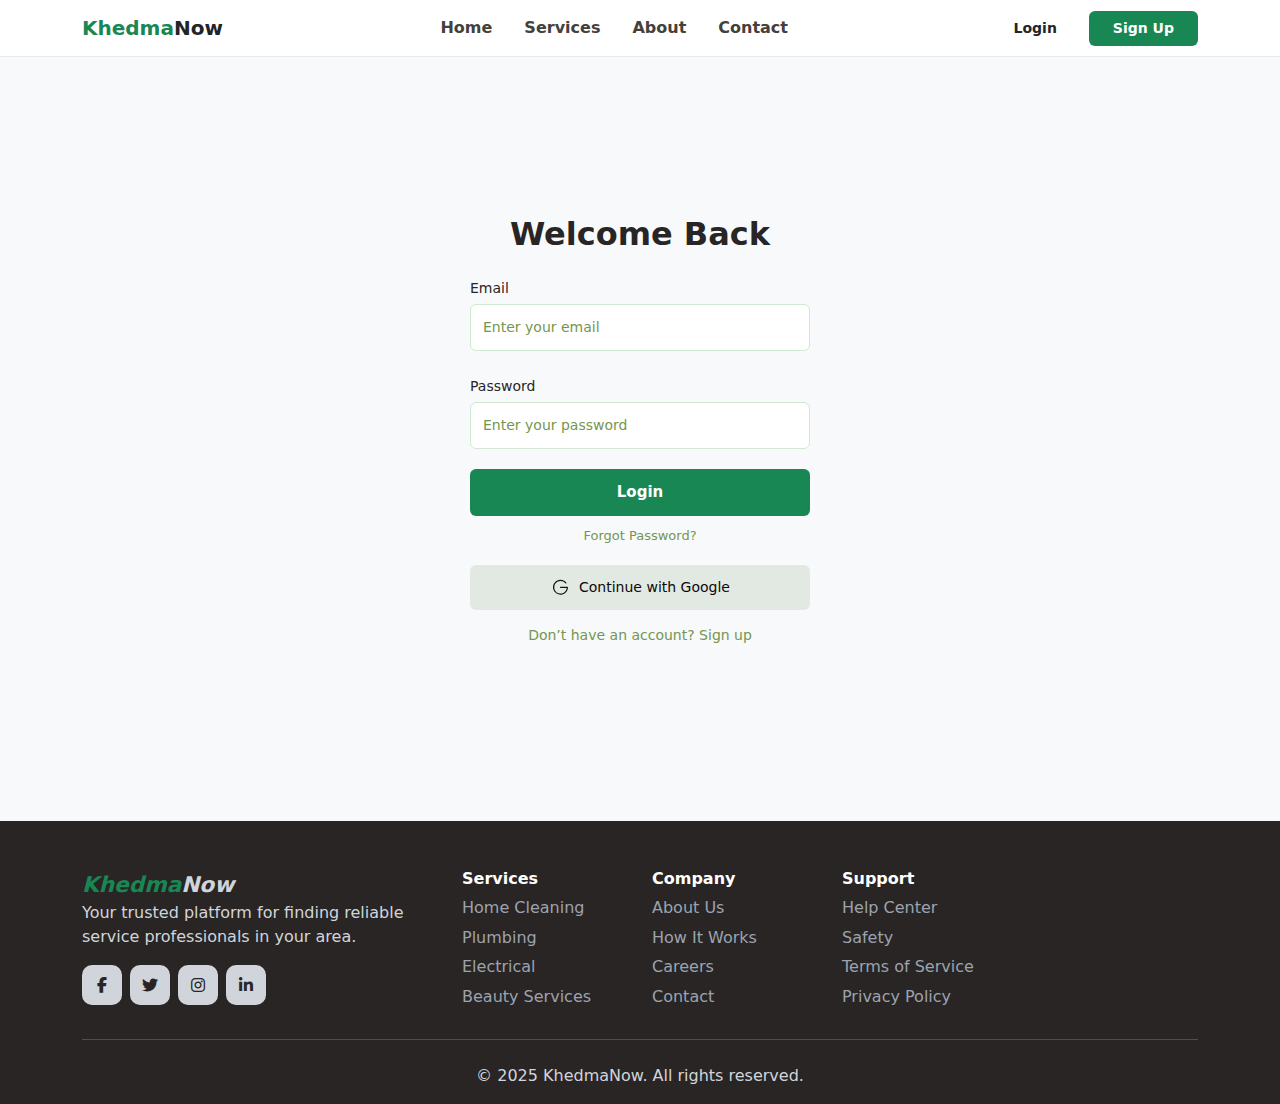
<file: pages/login.html>
<!DOCTYPE html>
<html lang="en">

<head>
    <meta charset="UTF-8">
    <meta name="viewport" content="width=device-width, initial-scale=1.0">
    <title>KhedmaNow - Login</title>
    <link href="https://cdnjs.cloudflare.com/ajax/libs/bootstrap/5.3.2/css/bootstrap.min.css" rel="stylesheet" />
    <link href="https://cdnjs.cloudflare.com/ajax/libs/font-awesome/6.5.2/css/all.min.css" rel="stylesheet" />
    <link href="https://fonts.googleapis.com/css2?family=Inter:wght@300;400;500;600;700;800&display=swap"
        rel="stylesheet" />
    <link href="https://fonts.googleapis.com/css2?family=Inter:wght@400;600&display=swap" rel="stylesheet">
    <link href="https://fonts.googleapis.com/css2?family=Roboto&display=swap" rel="stylesheet">
    <link rel="stylesheet" href="../styles/login.css">
</head>

<body>

    
    <nav class="navbar navbar-expand-lg">
    <div class="container">
        <div>
        <!--   <img style="width: 100px;height: 70px;" src="Untitled_design-removebg-preview.png" alt="">--> 
      <a style="width: 80px;" class="navbar-brand" href="../index.html">Khedma<span class="text-dark">Now</span></a>
        </div>

      <button class="navbar-toggler" type="button" data-bs-toggle="collapse" data-bs-target="#nav">
        <span class="navbar-toggler-icon"></span>
      </button>

      <div id="nav" class="collapse navbar-collapse">
        <ul class="navbar-nav mx-auto gap-lg-3">
            <li class="nav-item"><a class="nav-link" href="../index.html">Home</a></li>
          <li class="nav-item"><a class="nav-link" href="../pages/services.html">Services</a></li>
          <li class="nav-item"><a class="nav-link" href="./about.html">About</a></li>
          <li class="nav-item"><a class="nav-link" href="./contact.html">Contact</a></li>
        </ul>

        <div class="d-flex gap-2">
          <a class="btn bttn first px-4" href="#">Login</a>
          <a class="btn bttn-brand sec btn-brand px-4" href="../pages/signup.html">Sign Up</a>
        </div>
      </div>
    </div>
  </nav>


    <!-- Login Form -->
    <div class="form-container">
        <div class="form-box">
            <h2>Welcome Back</h2>
            <form>
                <label>Email</label>
                <input type="email" placeholder="Enter your email" required>

                <label>Password</label>
                <input type="password" placeholder="Enter your password" required>

                <button type="submit" class="login-main-btn">Login</button>
                <a href="#" class="forgot">Forgot Password?</a>

                <button type="button" class="google-btn">
                    <svg width="21" height="21" viewBox="0 0 21 21" fill="none" xmlns="http://www.w3.org/2000/svg">
                        <g clip-path="url(#clip0_4_38)">
                            <path fill-rule="evenodd" clip-rule="evenodd"
                                d="M18 10.3143C18.0002 13.9599 15.3788 17.0777 11.7873 17.7034C8.1958 18.3292 4.67452 16.2817 3.44178 12.8508C2.20905 9.41991 3.62197 5.59951 6.79043 3.79636C9.95889 1.9932 13.9651 2.72961 16.2852 5.54167C16.4371 5.71263 16.4835 5.95293 16.4062 6.16817C16.3289 6.38342 16.1401 6.53924 15.9141 6.57442C15.6881 6.60961 15.461 6.51854 15.3219 6.33699C13.4264 4.03872 10.1723 3.39769 7.54684 4.80539C4.92136 6.21308 3.65434 9.27815 4.51955 12.1288C5.38476 14.9794 8.14168 16.8232 11.1067 16.5341C14.0717 16.245 16.4205 13.9034 16.7188 10.9393H10.5C10.1548 10.9393 9.875 10.6595 9.875 10.3143C9.875 9.96915 10.1548 9.68933 10.5 9.68933H17.375C17.7202 9.68933 18 9.96915 18 10.3143Z"
                                fill="#0D1C0D" />
                        </g>
                        <defs>
                            <clipPath id="clip0_4_38">
                                <rect width="20" height="20" fill="white" transform="translate(0.5 0.314331)" />
                            </clipPath>
                        </defs>
                    </svg>
                    Continue with Google
                </button>

                <p class="signup-text">Don’t have an account? <a href="#">Sign up</a></p>
            </form>
        </div>
    </div>
    <!-- Footer -->
    <footer class="footer" id="contact">
        <div class="container">
            <div class="row g-4">
                <div class="col-12 col-md-6 col-lg-4">
                    <div class="footer-brand">Khedma<span>Now</span></div>
                    <p>Your trusted platform for finding reliable service professionals in your area.</p>
                    <div class="d-flex gap-2">
                        <a class="social-link" href="#"><i class="fab fa-facebook-f"></i></a>
                        <a class="social-link" href="#"><i class="fab fa-twitter"></i></a>
                        <a class="social-link" href="#"><i class="fab fa-instagram"></i></a>
                        <a class="social-link" href="#"><i class="fab fa-linkedin-in"></i></a>
                    </div>
                </div>
                <div class="col-6 col-lg-2">
                    <h6 class="text-white fw-bold mb-2">Services</h6>
                    <a class="footer-link" href="#">Home Cleaning</a>
                    <a class="footer-link" href="#">Plumbing</a>
                    <a class="footer-link" href="#">Electrical</a>
                    <a class="footer-link" href="#">Beauty Services</a>
                </div>
                <div class="col-6 col-lg-2">
                    <h6 class="text-white fw-bold mb-2">Company</h6>
                    <a class="footer-link" href="./about.html">About Us</a>
                    <a class="footer-link" href="#">How It Works</a>
                    <a class="footer-link" href="#">Careers</a>
                    <a class="footer-link" href="./contact.html">Contact</a>
                </div>
                <div class="col-6 col-lg-2">
                    <h6 class="text-white fw-bold mb-2">Support</h6>
                    <a class="footer-link" href="#">Help Center</a>
                    <a class="footer-link" href="#">Safety</a>
                    <a class="footer-link" href="#">Terms of Service</a>
                    <a class="footer-link" href="#">Privacy Policy</a>
                </div>
            </div>
            <hr class="border-secondary-subtle my-4" />
            <div class="text-center">© 2025 KhedmaNow. All rights reserved.</div>
        </div>
    </footer>

    <script src="https://cdnjs.cloudflare.com/ajax/libs/bootstrap/5.3.2/js/bootstrap.bundle.min.js"></script>

</body>

</html>
</file>
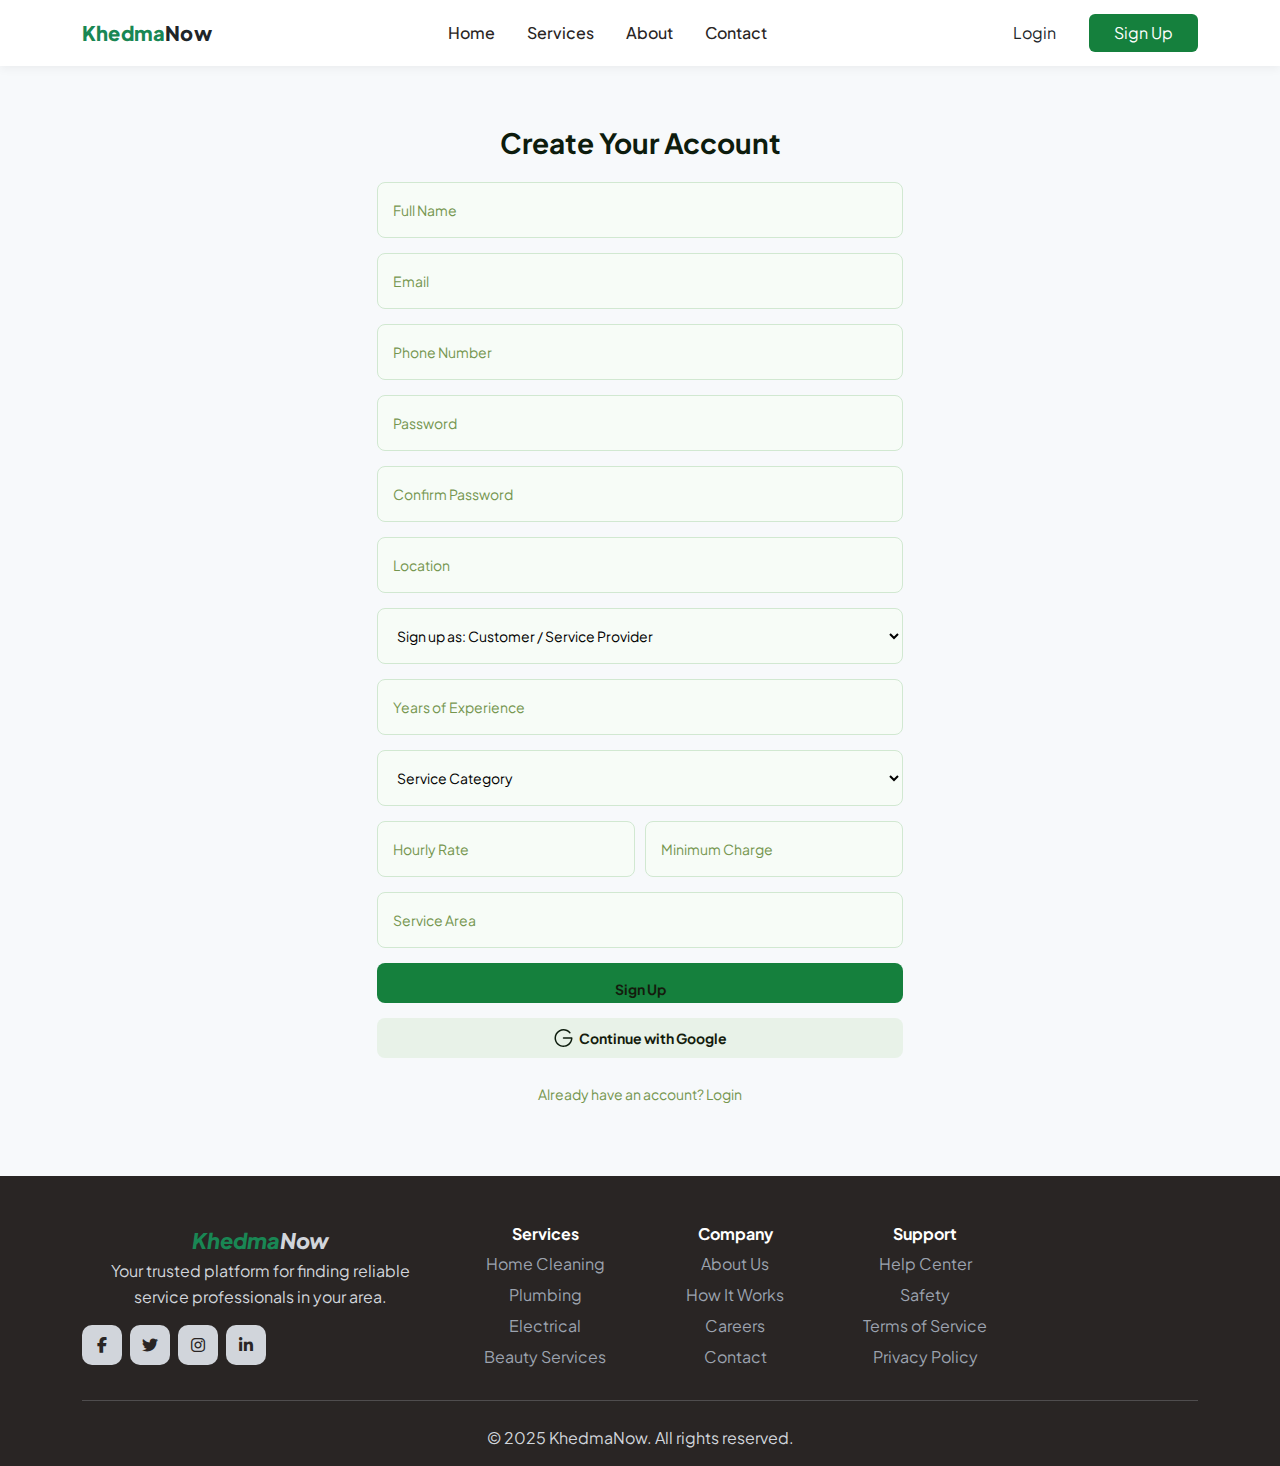
<file: pages/signup.html>
<!doctype html>
<html lang="en">

<head>
    <meta charset="utf-8">
    <meta name="viewport" content="width=device-width, initial-scale=1">
    <title>Sign Up | KhedmaNow</title>
    <link rel="preconnect" href="https://fonts.googleapis.com">
    <link rel="preconnect" href="https://fonts.gstatic.com" crossorigin>
    <link rel="stylesheet" href="https://cdn.jsdelivr.net/npm/bootstrap-icons@1.13.1/font/bootstrap-icons.min.css">
    <link href="https://fonts.googleapis.com/css2?family=Plus+Jakarta+Sans:wght@200;400;500;700&display=swap"
        rel="stylesheet">
    <link href="https://cdn.jsdelivr.net/npm/bootstrap@5.3.7/dist/css/bootstrap.min.css" rel="stylesheet">
    <link href="https://cdnjs.cloudflare.com/ajax/libs/font-awesome/6.5.2/css/all.min.css" rel="stylesheet" />
    <link rel="stylesheet" href="../styles/project.css">
    <link rel="stylesheet" href="../styles/home.css">
    <link rel="stylesheet" href="../styles/signup.css">
</head>

<body>
    <nav class="navbar navbar-expand-lg">
    <div class="container">
        <div>
        <!--   <img style="width: 100px;height: 70px;" src="Untitled_design-removebg-preview.png" alt="">--> 
      <a style="width: 80px;" class="navbar-brand" href="../index.html">Khedma<span class="text-dark">Now</span></a>
        </div>

      <button class="navbar-toggler" type="button" data-bs-toggle="collapse" data-bs-target="#nav">
        <span class="navbar-toggler-icon"></span>
      </button>

      <div id="nav" class="collapse navbar-collapse">
        <ul class="navbar-nav mx-auto gap-lg-3">
            <li class="nav-item"><a class="nav-link" href="../index.html">Home</a></li>
          <li class="nav-item"><a class="nav-link" href="../pages/services.html">Services</a></li>
          <li class="nav-item"><a class="nav-link" href="#">About</a></li>
          <li class="nav-item"><a class="nav-link" href="#contact">Contact</a></li>
        </ul>

        <div class="d-flex gap-2">
          <a class="btn bttn first px-4" href="../pages/login.html">Login</a>
          <a class="btn bttn-brand sec btn-brand px-4" href="#">Sign Up</a>
        </div>
      </div>
    </div>
  </nav>

    <div id="signUpForm">
        <h1>Create Your Account</h1>

        <input type="text" placeholder="Full Name" required>
        <input type="email" placeholder="Email" required>
        <input type="text" placeholder="Phone Number" required>
        <input type="password" placeholder="Password" required>
        <input type="password" placeholder="Confirm Password" required>
        <input type="text" placeholder="Location" required>

        <select required>
            <option>Sign up as: Customer / Service Provider</option>
            <option>Customer</option>
            <option>Service Provider</option>
        </select>

        <input type="text" placeholder="Years of Experience">
        <select>
            <option>Service Category</option>
        </select>

        <div class="d-flex-row">
            <input type="text" placeholder="Hourly Rate">
            <input type="text" placeholder="Minimum Charge">
        </div>

        <input type="text" placeholder="Service Area">

        <input type="submit" value="Sign Up" id="submit">
        <button id="cwg">
            <svg width="19" height="18" viewBox="0 0 19 18" fill="none" xmlns="http://www.w3.org/2000/svg">
                <path fill-rule="evenodd" clip-rule="evenodd"
                    d="M18.5 9C18.5002 13.3747 15.3546 17.116 11.0448 17.8669C6.73497 18.6178 2.50942 16.1608 1.03014 12.0437C-0.449138 7.92669 1.24636 3.34222 5.04851 1.17843C8.85067 -0.985358 13.6581 -0.101661 16.4422 3.27281C16.6245 3.47796 16.6802 3.76631 16.5874 4.02461C16.4946 4.28291 16.2682 4.46989 15.997 4.51211C15.7258 4.55433 15.4532 4.44505 15.2862 4.22719C13.0117 1.46926 9.1068 0.700036 5.95621 2.38926C2.80563 4.07849 1.28521 7.75659 2.32346 11.1774C3.36172 14.5981 6.67002 16.8106 10.228 16.4637C13.786 16.1168 16.6046 13.3069 16.9625 9.75H9.5C9.08579 9.75 8.75 9.41421 8.75 9C8.75 8.58579 9.08579 8.25 9.5 8.25H17.75C18.1642 8.25 18.5 8.58579 18.5 9Z"
                    fill="#0D1C0D" />
            </svg>
            &nbsp;&nbsp;
            Continue with Google
        </button>
        <a href="#" class="formLinks">Already have an account? Login</a>
    </div>
       <!-- Footer -->
    <footer class="footer" id="contact">
        <div class="container">
            <div class="row g-4">
                <div class="col-12 col-md-6 col-lg-4">
                    <div class="footer-brand">Khedma<span>Now</span></div>
                    <p>Your trusted platform for finding reliable service professionals in your area.</p>
                    <div class="d-flex gap-2">
                        <a class="social-link" href="#"><i class="fab fa-facebook-f"></i></a>
                        <a class="social-link" href="#"><i class="fab fa-twitter"></i></a>
                        <a class="social-link" href="#"><i class="fab fa-instagram"></i></a>
                        <a class="social-link" href="#"><i class="fab fa-linkedin-in"></i></a>
                    </div>
                </div>
                <div class="col-6 col-lg-2">
                    <h6 class="text-white fw-bold mb-2">Services</h6>
                    <a class="footer-link" href="#">Home Cleaning</a>
                    <a class="footer-link" href="#">Plumbing</a>
                    <a class="footer-link" href="#">Electrical</a>
                    <a class="footer-link" href="#">Beauty Services</a>
                </div>
                <div class="col-6 col-lg-2">
                    <h6 class="text-white fw-bold mb-2">Company</h6>
                    <a class="footer-link" href="#">About Us</a>
                    <a class="footer-link" href="#">How It Works</a>
                    <a class="footer-link" href="#">Careers</a>
                    <a class="footer-link" href="#">Contact</a>
                </div>
                <div class="col-6 col-lg-2">
                    <h6 class="text-white fw-bold mb-2">Support</h6>
                    <a class="footer-link" href="#">Help Center</a>
                    <a class="footer-link" href="#">Safety</a>
                    <a class="footer-link" href="#">Terms of Service</a>
                    <a class="footer-link" href="#">Privacy Policy</a>
                </div>
            </div>
            <hr class="border-secondary-subtle my-4" />
            <div class="text-center">© 2025 KhedmaNow. All rights reserved.</div>
        </div>
    </footer>


    <script>
        
    </script>
    <script src="https://cdnjs.cloudflare.com/ajax/libs/bootstrap/5.3.2/js/bootstrap.bundle.min.js"></script>

    <script src="https://cdn.jsdelivr.net/npm/bootstrap@5.3.7/dist/js/bootstrap.bundle.min.js"></script>
</body>

</html>
</file>
<file: style.css>
body {
    background-color: #f7fcf7;
    text-align: center;
}

.navbar {
    border-bottom: 1px solid #E5E8EB;
    height: 65px;
    background-color: #ffffff !important;
    padding: 12px 40px;
}

.navBtn {
    width: 84px;
    height: 40px;
    border-radius: 8px;
    border: none;
    font-family: Plus Jakarta Sans;
    font-weight: 700;
    font-style: Bold;
    font-size: 14px;
    line-height: 21px;
    letter-spacing: 0px;
    text-align: center;
}

#signUp {
    background-color: #79B931;
}

#login {
    background-color: #EDF2E8;
}

#btnDiv {
    width: 176px;
    justify-content: space-between;
}

.nav-link {
    font-family: Plus Jakarta Sans;
    font-weight: 500;
    font-style: Medium;
    font-size: 14px;
    line-height: 21px;
    letter-spacing: 0px;
    color: #141C0D;
    padding: 0px !important;
}

.navLinks {
    width: 211px;
    gap: 36px;
}

.navList {
    width: 211px;
    justify-content: space-between;
}

#loginForm {
    width: 526px;
    gap: 3px;
    padding-top: 20px;
    padding-bottom: 20px;
    margin-top: 40px;
}

h1 {
    font-family: Plus Jakarta Sans;
    font-weight: 700;
    font-style: Bold;
    font-size: 28px;
    line-height: 35px;
    letter-spacing: 0px;
    text-align: center;
    color: #0D1C0D;
}

h2 {
    font-family: Plus Jakarta Sans;
    font-weight: 500;
    font-style: Medium;
    font-size: 16px;
    line-height: 24px;
    letter-spacing: 0px;
    color: #0D1C0D;
}

input {
    width: 448px;
    height: 56px;
    border-radius: 8px;
    border: 1px solid #D1E8D1;
    padding: 15px;
    background: none;
}

input::placeholder {
    color: #75964F;
}

.outer {
    height: 112px;
    padding: 12px 16px;
    text-align: left;
}

#submit {
    background-color: #79B931;
    font-family: Plus Jakarta Sans;
    font-weight: 700;
    font-style: Bold;
    font-size: 14px;
    line-height: 21px;
    letter-spacing: 0px;
    text-align: center;
    color: #141C0D;
    height: 40px;
    padding: 0%;
}

.formLinks {
    font-family: Plus Jakarta Sans;
    font-weight: 400;
    font-style: Regular;
    font-size: 14px;
    line-height: 21px;
    letter-spacing: 0px;
    text-align: center;
    color: #75964F;
    text-decoration: none;
    padding: 15px;
}

#cwg {
    background-color: #E8F2E8;
    font-family: Plus Jakarta Sans;
    font-weight: 700;
    font-style: Bold;
    font-size: 14px;
    line-height: 21px;
    letter-spacing: 0px;
    text-align: center;
    color: #141C0D;
    width: 448px;
    height: 40px;
    border: none;
    border-radius: 8px;
}

i {
    margin-right: 10px;
}
</file>
<file: project.css>
:root{
      --brand:#15803D;         
      --brand-dark:#0f8a3d;
      --ink:#44403C;          
      --muted:#57534E;         
      --surface:#ffffff;
      --bg:#f7f9fb;            
    }

    body{
        font-family: system-ui, -apple-system, "Segoe UI", Roboto, Arial;
         background:var(--bg); 
         color:#292524;
        }


    a{
        text-decoration:none
    }


    .navbar{
        background:#fff;
         box-shadow:0 1px 0 rgba(0,0,0,.06)
        }


    .navbar-brand{
        font-weight:800;
         color:var(--brand);
        }


    .nav-link{
        color:var(--ink); 
        font-weight:600
    }

    .nav-link:hover{
        color:var(--brand)
    }


    .btn-outline-brand{
        border:1px solid var(--brand);
         color:var(--brand)
        }


    .btn-outline-brand:hover{
        background:var(--brand);
         color:#fff
        }

    .btn-brand{
        background:var(--brand); 
        color:#fff
    }


    .btn-brand:hover{
        background:var(--brand-dark);
         color:#fff
        }

        .first:hover
        {
            background-color: #F0FDF4 !important;
          
        }
        
        .sec:focus{
            background-color: #0f8a3d !important;
            color: #fff !important;
        }

    .hero{
      background:linear-gradient(180deg, #eaf6ef 0%, rgba(234,246,239,0) 100%);
      padding:72px 0 56px;
      border-bottom:2px solid #e5e7eb;
    }


    .hero h1{
        font-weight:900; 
        line-height:1.1;
    }


    .hero h1 .accent{
        color:var(--brand)
    }

    .search-box{
      background:#fff; 
      border-radius:16px;
      box-shadow:0 10px 30px rgba(0,0,0,.06);
      padding:12px;
      gap:12px;
    }
   .input-group input{
       
        height: 50px;
        border-radius: 7px;
        box-shadow: none;
    }
    input:focus {
        box-shadow: none !important;
    outline: none ; 
    outline: 2px solid #15803D; 
}

    .con:hover,
    .con:focus{
        border-color: #0f8a3d;
    }

    .more{
         cursor: pointer;
    }
</file>
<file: index.css>
:root {
    --primary-green: #198754;
    --dark-green: #157347;
    --light-green: #dcfce7;
    --text-dark: #292524;
    --text-gray: #6b7280;
    --bg-light: #f9fafb;
}

* {
    box-sizing: border-box;
}

body {
    margin: 0;
    font-family: 'Inter', system-ui, -apple-system, Segoe UI, Roboto, Arial, sans-serif;
    line-height: 1.6;
    color: var(--text-dark);
    background: #fff;
}

/* Navbar */
.navbar {
    background: #fff;
    box-shadow: 0 2px 10px rgba(0, 0, 0, .06);
    padding: .75rem 0;
}

.navbar-brand {
    font-weight: 800;
    color: var(--primary-green);
    letter-spacing: .2px;
}

.navbar-nav .nav-link {
    color: var(--text-dark);
    font-weight: 500;
}

.navbar-nav .nav-link:hover {
    color: var(--primary-green);
}

.btn-primary {
    background: var(--primary-green);
    border-color: var(--primary-green);
    font-weight: 600;
    border-radius: .75rem;
}

.btn-primary:hover {
    background: var(--dark-green);
    border-color: var(--dark-green);
}

/* Hero */
.hero-section {
    background: linear-gradient(135deg, var(--bg-light) 0%, #f0f9ff 100%);
    padding: 9rem 0 5rem;
    position: relative;
}

.hero-title {
    font-size: clamp(2.2rem, 4vw, 3.5rem);
    font-weight: 800;
    letter-spacing: .3px;
}

.hero-title .accent {
    color: var(--primary-green);
}

.hero-subtitle {
    max-width: 760px;
    margin-inline: auto;
    color: var(--text-gray);
    font-size: 1.05rem;
}

.search-box {
    background: #fff;
    border-radius: 1rem;
    padding: .75rem;
    box-shadow: 0 10px 30px rgba(0, 0, 0, .08);
    max-width: 1000px;
    margin: 2rem auto 0;
}

.search-input {
    border: none;
    font-size: 1rem;
    padding: .95rem 1rem;
    background: #f8fafc;
    border-radius: .75rem;
}

.search-input:focus {
    box-shadow: none;
    background: #fff;
    border: 1px solid #e5e7eb;
}
.signUp {
    background:var(--primary-green) ;
    color:#f8fafc;
    border-radius: 10px;
    padding: 10px;

}

/* Sections */
.section-title {
    font-weight: 800;
    text-align: center;
    margin-bottom: .5rem;
}

.section-subtitle {
    text-align: center;
    color: var(--text-gray);
    margin-bottom: 2.5rem;
}

/* Services grid */
.service-card {
    background: #fff;
    border-radius: 1rem;
    padding: 1.25rem;
    text-align: center;
    border: 1px solid #eef2f7;
    transition: .25s ease;
    height: 100%;
}

.service-card:hover {
    transform: translateY(-4px);
    box-shadow: 0 16px 30px rgba(34, 197, 94, .12);
    border-color: var(--light-green);
}

.service-icon {
    width: 64px;
    height: 64px;
    background: var(--light-green);
    color: var(--primary-green);
    border-radius: 16px;
    display: grid;
    place-items: center;
    font-size: 1.4rem;
    margin: 0 auto 1rem;
}

.service-title {
    font-weight: 700;
    font-size: 1.05rem;
}

.service-subtitle {
    color: var(--text-gray);
    font-size: .92rem;
}
/* featured Services */
.profile-img {
    width: 35px;
    height: 35px;
    object-fit: cover;
}
.card-hover {
    transition: transform 0.4s ease, box-shadow 0.4s ease;
}

.card-hover:hover {
    transform: translateY(-5px);
    box-shadow: 0 8px 20px rgba(0, 0, 0, 0.15);
}

/* Testimonials */
.testimonial-card {
    background: #fff;
    border: 1px solid #eef2f7;
    border-radius: 1rem;
    padding: 1.25rem 1.25rem;
    height: 100%;
    box-shadow: 0 8px 20px rgba(0, 0, 0, .05);
}

.testimonial-head {
    display: flex;
    align-items: center;
    gap: .75rem;
    margin-bottom: .5rem;
}

.avatar {
    width: 45px;
    height: 45px;
    border-radius: 50%;
    object-fit: cover;
}

.small-stars {
    color: #fbbf24;
    font-size: 0.8rem;
}

.quote {
    font-style: italic;
    margin: .25rem 0 0;
}

/* Footer */
.footer {
    background: #292524;
    color: #d1d5db;
    padding: 3rem 0 1rem;
}

.footer .footer-brand {
    color: var(--primary-green);
    font-weight: 800;
    font-size: 1.35rem;
    font-style:italic;
}
.footer .footer-brand span{
    color: #d1d5db;
}

.footer .footer-link {
    color: #9ca3af;
    text-decoration: none;
    display: block;
    margin: .35rem 0;
}

.footer .footer-link:hover {
    color:var(--primary-green);
}

.social-link {
    width: 40px;
    height: 40px;
    background: #d1d5db;
    border-radius: 10px;
    display: grid;
    place-items: center;
    color: #292524;
    text-decoration: none;
}

.social-link:hover {
    background: var(--primary-green);
}

@media (max-width: 767.98px) {

    .search-box .col-md-5,
    .search-box .col-md-2 {
        margin-top: .5rem;
    }
}
</file>
<file: styles/about.css>
:root {
  --primary-green: #198754;
  --dark-green: #157347;
  --light-green: #dcfce7;
  --text-dark: #292524;
  --text-gray: #6b7280;
  --bg-light: #f9fafb;
  --ink: #44403c;
  --brand: var(--primary-green);
}

body {
  margin: 0;
  font-family: system-ui, -apple-system, "Segoe UI", Roboto, Arial;
  background-color: #f7f9fb;
  color: var(--text-dark);
}

a {
  text-decoration: none;
}

.navbar {
  background: #fff;
  box-shadow: 0 1px 0 rgba(0, 0, 0, 0.06);
}

.navbar-brand {
  font-weight: 800;
  color: var(--brand);
}

.nav-link {
  color: var(--ink);
  font-weight: 600;
}

.nav-link:hover {
  color: var(--brand);
}

.first:hover {
  background-color: #f0fdf4 !important;
}

.sec:focus {
  background-color: #0f8a3d !important;
  color: #fff !important;
}
.bttn-outline-brand {
  border: 1px solid var(--brand);
  color: var(--brand);
}

.bttn-outline-brand:hover {
  background: var(--brand);
  color: #fff;
}

.bttn-brand {
  background: var(--brand) !important;
  color: #fff;
}

.bttn-brand:hover {
  background: var(--dark-green) !important;
  color: #fff;
}

.btn {
  padding: 7px 16px;
  border-radius: 6px;
  font-weight: 600;
  border: none;
  cursor: pointer;
  font-size: 14px;
}

.signup-btn {
  background: var(--primary-green);
  color: white;
}

.login-btn {
  background: #f0f7f0;
  color: #222;
}

.aboutContent {
    padding: 0px 12%;
}

h1 {
    font-weight: bolder;
    font-size: 36px;
}

h1 span {
    font-size: 36px;
}

.subtitle {
    font-size: 16px;
    color: #79B931;
}

.description {
    text-align: justify;
}

h2 {
    font-size: 22px;
    font-weight: bold;
}

.vision, .mission {
    border-top: 1px solid #e5e8eb;
}

.vision {
    margin-left: 12px;
}

.vision h1, .mission h1 {
    font-size: 14px;
    font-weight: normal;
    color: #79B931;
}

.vision p, .mission p {
    font-size: 14px;
    /* text-align: justify; */
}

.valueRow {
    padding: 0 12px;
}

.value p {
    margin: 0 9px 0 0;
    
}

.value {
    border: 2px solid #79B931;
    border-radius: 8px;
    display: flex;
    align-items: center;
    gap: 6px;
    padding: 15px 15px;
    font-weight: bold;  
}

#exploreServices {
    background-color: #79B931;
    color: white;
    font-size: 14px;
    font-weight: bold;
    border-radius: 8px;
    border: 1px solid #79B931;
    padding: 10px 15px;
}

#exploreServices:hover {
    background-color: #5a8826;
}

/* Footer */
.footer {
  background: #292524;
  color: #d1d5db;
  padding: 3rem 0 1rem;
}

.footer .footer-brand {
  color: var(--primary-green);
  font-weight: 800;
  font-size: 1.35rem;
  font-style: italic;
}

.footer .footer-brand span {
  color: #d1d5db;
}

.footer .footer-link {
  color: #9ca3af;
  text-decoration: none;
  display: block;
  margin: 0.35rem 0;
}

.footer .footer-link:hover {
  color: var(--primary-green);
}

.social-link {
  width: 40px;
  height: 40px;
  background: #d1d5db;
  border-radius: 10px;
  display: grid;
  place-items: center;
  color: #292524;
  text-decoration: none;
}

.social-link:hover {
  background: var(--primary-green);
}
</file>
<file: styles/contact.css>
:root {
  --primary-green: #198754;
  --dark-green: #157347;
  --light-green: #dcfce7;
  --text-dark: #292524;
  --text-gray: #6b7280;
  --bg-light: #f9fafb;
  --ink: #44403c;
  --brand: var(--primary-green);
}

body {
  margin: 0;
  font-family: system-ui, -apple-system, "Segoe UI", Roboto, Arial;
  background-color: #f7f9fb;
  color: var(--text-dark);
}

a {
  text-decoration: none;
}

.navbar {
  background: #fff;
  box-shadow: 0 1px 0 rgba(0, 0, 0, 0.06);
}

.navbar-brand {
  font-weight: 800;
  color: var(--brand);
}

.nav-link {
  color: var(--ink);
  font-weight: 600;
}

.nav-link:hover {
  color: var(--brand);
}

.first:hover {
  background-color: #f0fdf4 !important;
}

.sec:focus {
  background-color: #0f8a3d !important;
  color: #fff !important;
}
.bttn-outline-brand {
  border: 1px solid var(--brand);
  color: var(--brand);
}

.bttn-outline-brand:hover {
  background: var(--brand);
  color: #fff;
}

.bttn-brand {
  background: var(--brand) !important;
  color: #fff;
}

.bttn-brand:hover {
  background: var(--dark-green) !important;
  color: #fff;
}

.btn {
  padding: 7px 16px;
  border-radius: 6px;
  font-weight: 600;
  border: none;
  cursor: pointer;
  font-size: 14px;
}

.signup-btn {
  background: var(--primary-green);
  color: white;
}

.login-btn {
  background: #f0f7f0;
  color: #222;
}

.aboutContent {
    padding: 0px 12%;
}

h1 {
    font-weight: bolder;
    font-size: 36px;
}

h1 span {
    font-size: 36px;
}

.subtitle {
    font-size: 16px;
    color: #79B931;
}

.description {
    text-align: justify;
}

h2 {
    font-size: 22px;
    font-weight: bold;
}

.mail, .tel {
    margin-left: 12px;
    gap: 10px;
}

.mail i, .tel i {
    width: 48px;
    height: 48px;
    background-color: #F5EDE8;
    text-align: center;
    align-content: center;
    border-radius: 8px;
}

.mail h1, .tel h1 {
    font-size: 16px;
    font-weight: 500;
}

.mail a, .tel a {
    text-decoration: none;
    font-size: 14px;
    color: #79B931;
}

#exploreServices {
    background-color: #79B931;
    color: white;
    font-size: 14px;
    font-weight: bold;
    border-radius: 8px;
    border: 1px solid #79B931;
    padding: 10px 15px;
}

#exploreServices:hover {
    background-color: #5a8826;
}

.form-container {
  display: flex;
  justify-content: flex-start;
}

.form-box {
  text-align: start;
  width: 448px;
}

h2 {
  margin-bottom: 8px;
  font-weight: 700;
}

label {
  display: block;
  text-align: left;
  font-size: 14px;
  margin-top: 10px;
  margin-bottom: 5px;
}

.input {
  width: 100%;
  padding: 12px;
  margin-bottom: 15px;
  border: 1px solid #79B931;
  border-radius: 6px;
  font-size: 14px;
  outline: none;
  color: #222;
}

input::placeholder {
  color: #79B931;
}

.login-main-btn {
  width: 131px;
  padding: 12px;
  background: #79B931;
  color: white;
  border: none;
  border-radius: 6px;
  font-size: 15px;
  font-weight: 600;
  cursor: pointer;
  margin-top: 5px;
}

.login-main-btn:hover {
  background: var(--primary-green);
}

.accordion-item {
    background-color: transparent !important;
    border: 1px solid #79B931 !important;
    border-radius: 8px;
}

.accordion-button {
    background-color: transparent !important;
    border: none;
    box-shadow: none !important;
    font-size: 14px;
    font-weight: 500;
    color: #1C120D !important;
}

.accordion-body {
    font-size: 14px;
    font-weight: normal;
    color: #79B931;
}

/* Footer */
.footer {
  background: #292524;
  color: #d1d5db;
  padding: 3rem 0 1rem;
}

.footer .footer-brand {
  color: var(--primary-green);
  font-weight: 800;
  font-size: 1.35rem;
  font-style: italic;
}

.footer .footer-brand span {
  color: #d1d5db;
}

.footer .footer-link {
  color: #9ca3af;
  text-decoration: none;
  display: block;
  margin: 0.35rem 0;
}

.footer .footer-link:hover {
  color: var(--primary-green);
}

.social-link {
  width: 40px;
  height: 40px;
  background: #d1d5db;
  border-radius: 10px;
  display: grid;
  place-items: center;
  color: #292524;
  text-decoration: none;
}

.social-link:hover {
  background: var(--primary-green);
}
</file>
<file: styles/login.css>
:root {
  --primary-green: #198754;
  --dark-green: #157347;
  --light-green: #dcfce7;
  --text-dark: #292524;
  --text-gray: #6b7280;
  --bg-light: #f9fafb;
  --ink: #44403c;
  --brand: var(--primary-green);
}

body {
  margin: 0;
  font-family: system-ui, -apple-system, "Segoe UI", Roboto, Arial;
  background-color: #f7f9fb;
  color: var(--text-dark);
}

a {
  text-decoration: none;
}

.navbar {
  background: #fff;
  box-shadow: 0 1px 0 rgba(0, 0, 0, 0.06);
}

.navbar-brand {
  font-weight: 800;
  color: var(--brand);
}

.nav-link {
  color: var(--ink);
  font-weight: 600;
}

.nav-link:hover {
  color: var(--brand);
}

.first:hover {
  background-color: #f0fdf4 !important;
}

.sec:focus {
  background-color: #0f8a3d !important;
  color: #fff !important;
}
.bttn-outline-brand {
  border: 1px solid var(--brand);
  color: var(--brand);
}

.bttn-outline-brand:hover {
  background: var(--brand);
  color: #fff;
}

.bttn-brand {
  background: var(--brand) !important;
  color: #fff;
}

.bttn-brand:hover {
  background: var(--dark-green) !important;
  color: #fff;
}

.btn {
  padding: 7px 16px;
  border-radius: 6px;
  font-weight: 600;
  border: none;
  cursor: pointer;
  font-size: 14px;
}

.signup-btn {
  background: var(--primary-green);
  color: white;
}

.login-btn {
  background: #f0f7f0;
  color: #222;
}

/* Centered Form */
.form-container {
  display: flex;
  justify-content: center;
  align-items: center;
  height: 85vh;
}

.form-box {
  text-align: center;
  width: 340px;
}

h2 {
  margin-bottom: 25px;
  font-weight: 700;
}

label {
  display: block;
  text-align: left;
  font-size: 14px;
  margin-top: 10px;
  margin-bottom: 5px;
}

input {
  width: 100%;
  padding: 12px;
  margin-bottom: 15px;
  border: 1px solid #d1e8d1;
  border-radius: 6px;
  font-size: 14px;
  outline: none;
  color: #222;
}

input::placeholder {
  color: #75964f;
}

.login-main-btn {
  width: 100%;
  padding: 12px;
  background: var(--primary-green);
  color: white;
  border: none;
  border-radius: 6px;
  font-size: 15px;
  font-weight: 600;
  cursor: pointer;
  margin-top: 5px;
}

.login-main-btn:hover {
  background: var(--dark-green);
}

.forgot {
  display: block;
  margin-top: 10px;
  color: #75964f;
  font-size: 13px;
  text-decoration: none;
}

.google-btn {
  margin-top: 20px;
  width: 100%;
  padding: 12px;
  background: #e2e8e2;
  border: none;
  border-radius: 6px;
  font-size: 14px;
  font-weight: 500;
  cursor: pointer;
  display: flex;
  align-items: center;
  justify-content: center;
  gap: 8px;
  color: #0a0a0a;
}

.google-btn:hover {
  background: #c7ccc7;
}

.google-btn img {
  width: 18px;
  height: 18px;
}

.signup-text {
  margin-top: 15px;
  font-size: 14px;
  color: #75964f;
}

.signup-text a {
  text-decoration: none;
  color: #75964f;
}

/* Footer */
.footer {
  background: #292524;
  color: #d1d5db;
  padding: 3rem 0 1rem;
}

.footer .footer-brand {
  color: var(--primary-green);
  font-weight: 800;
  font-size: 1.35rem;
  font-style: italic;
}

.footer .footer-brand span {
  color: #d1d5db;
}

.footer .footer-link {
  color: #9ca3af;
  text-decoration: none;
  display: block;
  margin: 0.35rem 0;
}

.footer .footer-link:hover {
  color: var(--primary-green);
}

.social-link {
  width: 40px;
  height: 40px;
  background: #d1d5db;
  border-radius: 10px;
  display: grid;
  place-items: center;
  color: #292524;
  text-decoration: none;
}

.social-link:hover {
  background: var(--primary-green);
}
</file>
<file: styles/project.css>
:root{
      --brand:#15803D;         
      --brand-dark:#0f8a3d;
      --ink:#44403C;          
      --muted:#57534E;         
      --surface:#ffffff;
      --bg:#f7f9fb;            
    }

    body{
        font-family: system-ui, -apple-system, "Segoe UI", Roboto, Arial;
         background:var(--bg); 
         color:#292524;
        }


    a{
        text-decoration:none
    }


    .navbar{
        background:#fff;
         box-shadow:0 1px 0 rgba(0,0,0,.06)
        }


    .navbar-brand{
        font-weight:800;
         color:var(--brand);
        }


    .nav-link{
        color:var(--ink); 
        font-weight:600
    }

    .nav-link:hover{
        color:var(--brand)
    }


    .btn-outline-brand{
        border:1px solid var(--brand);
         color:var(--brand)
        }


    .btn-outline-brand:hover{
        background:var(--brand);
         color:#fff
        }

    .btn-brand{
        background:var(--brand); 
        color:#fff
    }


    .btn-brand:hover{
        background:var(--brand-dark);
         color:#fff
        }

        .first:hover
        {
            background-color: #F0FDF4 !important;
          
        }
        
        .sec:focus{
            background-color: #0f8a3d !important;
            color: #fff !important;
        }

    .hero{
      background:linear-gradient(180deg, #eaf6ef 0%, rgba(234,246,239,0) 100%);
      padding:72px 0 56px;
      border-bottom:2px solid #e5e7eb;
    }


    .hero h1{
        font-weight:900; 
        line-height:1.1;
    }


    .hero h1 .accent{
        color:var(--brand)
    }

    .search-box{
      background:#fff; 
      border-radius:16px;
      box-shadow:0 10px 30px rgba(0,0,0,.06);
      padding:12px;
      gap:12px;
    }
   .input-group input{
       
        height: 50px;
        border-radius: 7px;
        box-shadow: none;
    }
    input:focus {
        box-shadow: none !important;
    outline: none ; 
    outline: 2px solid #15803D; 
}

    .con:hover,
    .con:focus{
        border-color: #0f8a3d;
    }

    .more{
         cursor: pointer;
    }
</file>
<file: styles/home.css>
:root {
    --primary-green: #198754;
    --dark-green: #157347;
    --light-green: #dcfce7;
    --text-dark: #292524;
    --text-gray: #6b7280;
    --bg-light: #f9fafb;
}

* {
    box-sizing: border-box;
}

body {
    margin: 0;
    font-family: 'Inter', system-ui, -apple-system, Segoe UI, Roboto, Arial, sans-serif;
    line-height: 1.6;
    color: var(--text-dark);
    background: #fff;
}

/* Navbar */
.navbar {
    background: #fff;
    box-shadow: 0 2px 10px rgba(0, 0, 0, .06);
    padding: .75rem 0;
}

.navbar-brand {
    font-weight: 800;
    color: var(--primary-green);
    letter-spacing: .2px;
}

.navbar-nav .nav-link {
    color: var(--text-dark);
    font-weight: 500;
}

.navbar-nav .nav-link:hover {
    color: var(--primary-green);
}

.btn-primary {
    background: var(--primary-green);
    border-color: var(--primary-green);
    font-weight: 600;
    border-radius: .75rem;
}

.btn-primary:hover {
    background: var(--dark-green);
    border-color: var(--dark-green);
}

/* Hero */
.hero-section {
    background: linear-gradient(135deg, var(--bg-light) 0%, #f0f9ff 100%);
    padding: 9rem 0 5rem;
    position: relative;
}

.hero-title {
    font-size: clamp(2.2rem, 4vw, 3.5rem);
    font-weight: 800;
    letter-spacing: .3px;
}

.hero-title .accent {
    color: var(--primary-green);
}

.hero-subtitle {
    max-width: 760px;
    margin-inline: auto;
    color: var(--text-gray);
    font-size: 1.05rem;
}

.search-box {
    background: #fff;
    border-radius: 1rem;
    padding: .75rem;
    box-shadow: 0 10px 30px rgba(0, 0, 0, .08);
    max-width: 1000px;
    margin: 2rem auto 0;
}

.search-input {
    border: none;
    font-size: 1rem;
    padding: .95rem 1rem;
    background: #f8fafc;
    border-radius: .75rem;
}

.search-input:focus {
    box-shadow: none;
    background: #fff;
    border: 1px solid #e5e7eb;
}
.signUp {
    background:var(--primary-green) ;
    color:#f8fafc;
    border-radius: 10px;
    padding: 10px;

}

/* Sections */
.section-title {
    font-weight: 800;
    text-align: center;
    margin-bottom: .5rem;
}

.section-subtitle {
    text-align: center;
    color: var(--text-gray);
    margin-bottom: 2.5rem;
}

/* Services grid */
.service-card {
    background: #fff;
    border-radius: 1rem;
    padding: 1.25rem;
    text-align: center;
    border: 1px solid #eef2f7;
    transition: .25s ease;
    height: 100%;
}

.service-card:hover {
    transform: translateY(-4px);
    box-shadow: 0 16px 30px rgba(34, 197, 94, .12);
    border-color: var(--light-green);
}

.service-icon {
    width: 64px;
    height: 64px;
    background: var(--light-green);
    color: var(--primary-green);
    border-radius: 16px;
    display: grid;
    place-items: center;
    font-size: 1.4rem;
    margin: 0 auto 1rem;
}

.service-title {
    font-weight: 700;
    font-size: 1.05rem;
}

.service-subtitle {
    color: var(--text-gray);
    font-size: .92rem;
}
/* featured Services */
.profile-img {
    width: 35px;
    height: 35px;
    object-fit: cover;
}
.card-hover {
    transition: transform 0.4s ease, box-shadow 0.4s ease;
}

.card-hover:hover {
    transform: translateY(-5px);
    box-shadow: 0 8px 20px rgba(0, 0, 0, 0.15);
}

/* Testimonials */
.testimonial-card {
    background: #fff;
    border: 1px solid #eef2f7;
    border-radius: 1rem;
    padding: 1.25rem 1.25rem;
    height: 100%;
    box-shadow: 0 8px 20px rgba(0, 0, 0, .05);
}

.testimonial-head {
    display: flex;
    align-items: center;
    gap: .75rem;
    margin-bottom: .5rem;
}

.avatar {
    width: 45px;
    height: 45px;
    border-radius: 50%;
    object-fit: cover;
}

.small-stars {
    color: #fbbf24;
    font-size: 0.8rem;
}

.quote {
    font-style: italic;
    margin: .25rem 0 0;
}

/* Footer */
.footer {
    background: #292524;
    color: #d1d5db;
    padding: 3rem 0 1rem;
}

.footer .footer-brand {
    color: var(--primary-green);
    font-weight: 800;
    font-size: 1.35rem;
    font-style:italic;
}
.footer .footer-brand span{
    color: #d1d5db;
}

.footer .footer-link {
    color: #9ca3af;
    text-decoration: none;
    display: block;
    margin: .35rem 0;
}

.footer .footer-link:hover {
    color:var(--primary-green);
}

.social-link {
    width: 40px;
    height: 40px;
    background: #d1d5db;
    border-radius: 10px;
    display: grid;
    place-items: center;
    color: #292524;
    text-decoration: none;
}

.social-link:hover {
    background: var(--primary-green);
}

@media (max-width: 767.98px) {

    .search-box .col-md-5,
    .search-box .col-md-2 {
        margin-top: .5rem;
    }
}
</file>
<file: styles/signup.css>
body {
  background-color: #f7f9fb;
  text-align: center;
  font-family: "Plus Jakarta Sans", sans-serif;
  margin: 0;
  padding: 0;
}

#signUpForm {
  width: 526px;
  max-width: 95%;
  margin: 60px auto;
  display: flex;
  flex-direction: column;
  align-items: center;
  gap: 15px;
}

h1 {
  font-weight: 700;
  font-size: 28px;
  color: #0d1c0d;
}

input,
select {
  width: 100%;
  height: 56px;
  border-radius: 8px;
  border: 1px solid #d1e8d1;
  padding: 15px;
  font-size: 14px;
  background-color: #f7fcf7;
  /* نفس لون الخلفية */
}

input::placeholder {
  color: #75964f;
}

.d-flex-row {
  display: flex;
  gap: 10px;
  width: 100%;
}

.d-flex-row input {
  width: 100%;
}

#submit {
  background-color: #15803d;
  font-weight: 700;
  font-size: 14px;
  color: #141c0d;
  height: 40px;
  border: none;
  border-radius: 8px;
  cursor: pointer;
}

#cwg {
  background-color: #e8f2e8;
  font-weight: 700;
  font-size: 14px;
  color: #141c0d;
  width: 100%;
  height: 40px;
  border: none;
  border-radius: 8px;
  display: flex;
  align-items: center;
  justify-content: center;
  cursor: pointer;
}

#cwg i {
  margin-right: 10px;
}

.formLinks {
  font-weight: 400;
  font-size: 14px;
  color: #75964f;
  text-decoration: none;
  padding: 10px 0;
  display: block;
  text-align: center;
}
</file>
